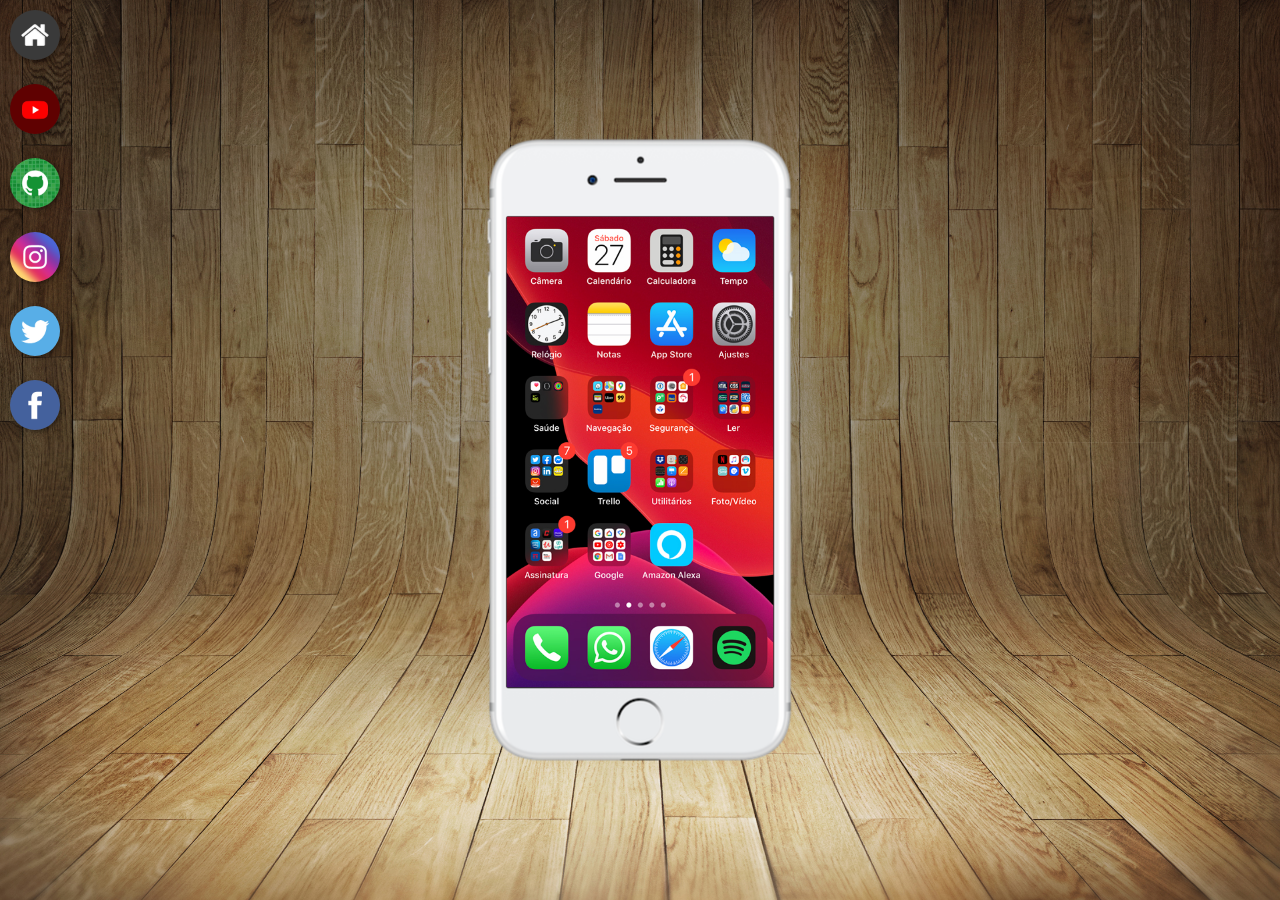
<file: index.html>
<!DOCTYPE html>
<html lang="pt-br">
<head>
    <meta charset="UTF-8">
    <meta name="viewport" content="width=device-width, initial-scale=1.0">
    <link rel="shortcut icon" href="pacote-d013/favicon.ico" type="image/x-icon">
    <link rel="stylesheet" href="estilos/style.css">
    <title>Projeto redes sociais</title>
</head>
<body>
    
    <main>
        <section id="telefone">
            <iframe src="home.html" name="tela" id="tela" frameborder="0">Seu navegador não é compativel com isso</iframe>
        </section>
        <section id="redes-sociais">
            <a href="home.html" target="tela"><img src="pacote-d013/imagens/logo-home.jpg" alt="Home"></a><br>
            <a href="youtube.html" target="tela"><img src="pacote-d013/imagens/logo-youtube.jpg" alt="YouTube"></a><br>
            <a href="guihub.html" target="tela"><img src="pacote-d013/imagens/logo-github.jpg" alt="GitHub"></a><br>
            <a href="instagram.html" target="tela"><img src="pacote-d013/imagens/logo-instagram.jpg" alt="Instagram"></a><br>
            <a href="twitter.html" target="tela"><img src="pacote-d013/imagens/logo-twitter.jpg" alt="Twitter"></a><br>
            <a href="facebook.html" target="tela"><img src="pacote-d013/imagens/logo-facebook.jpg" alt="logo-facebook"></a>
            


        </section>
    </main>

</body>
</html>
</file>
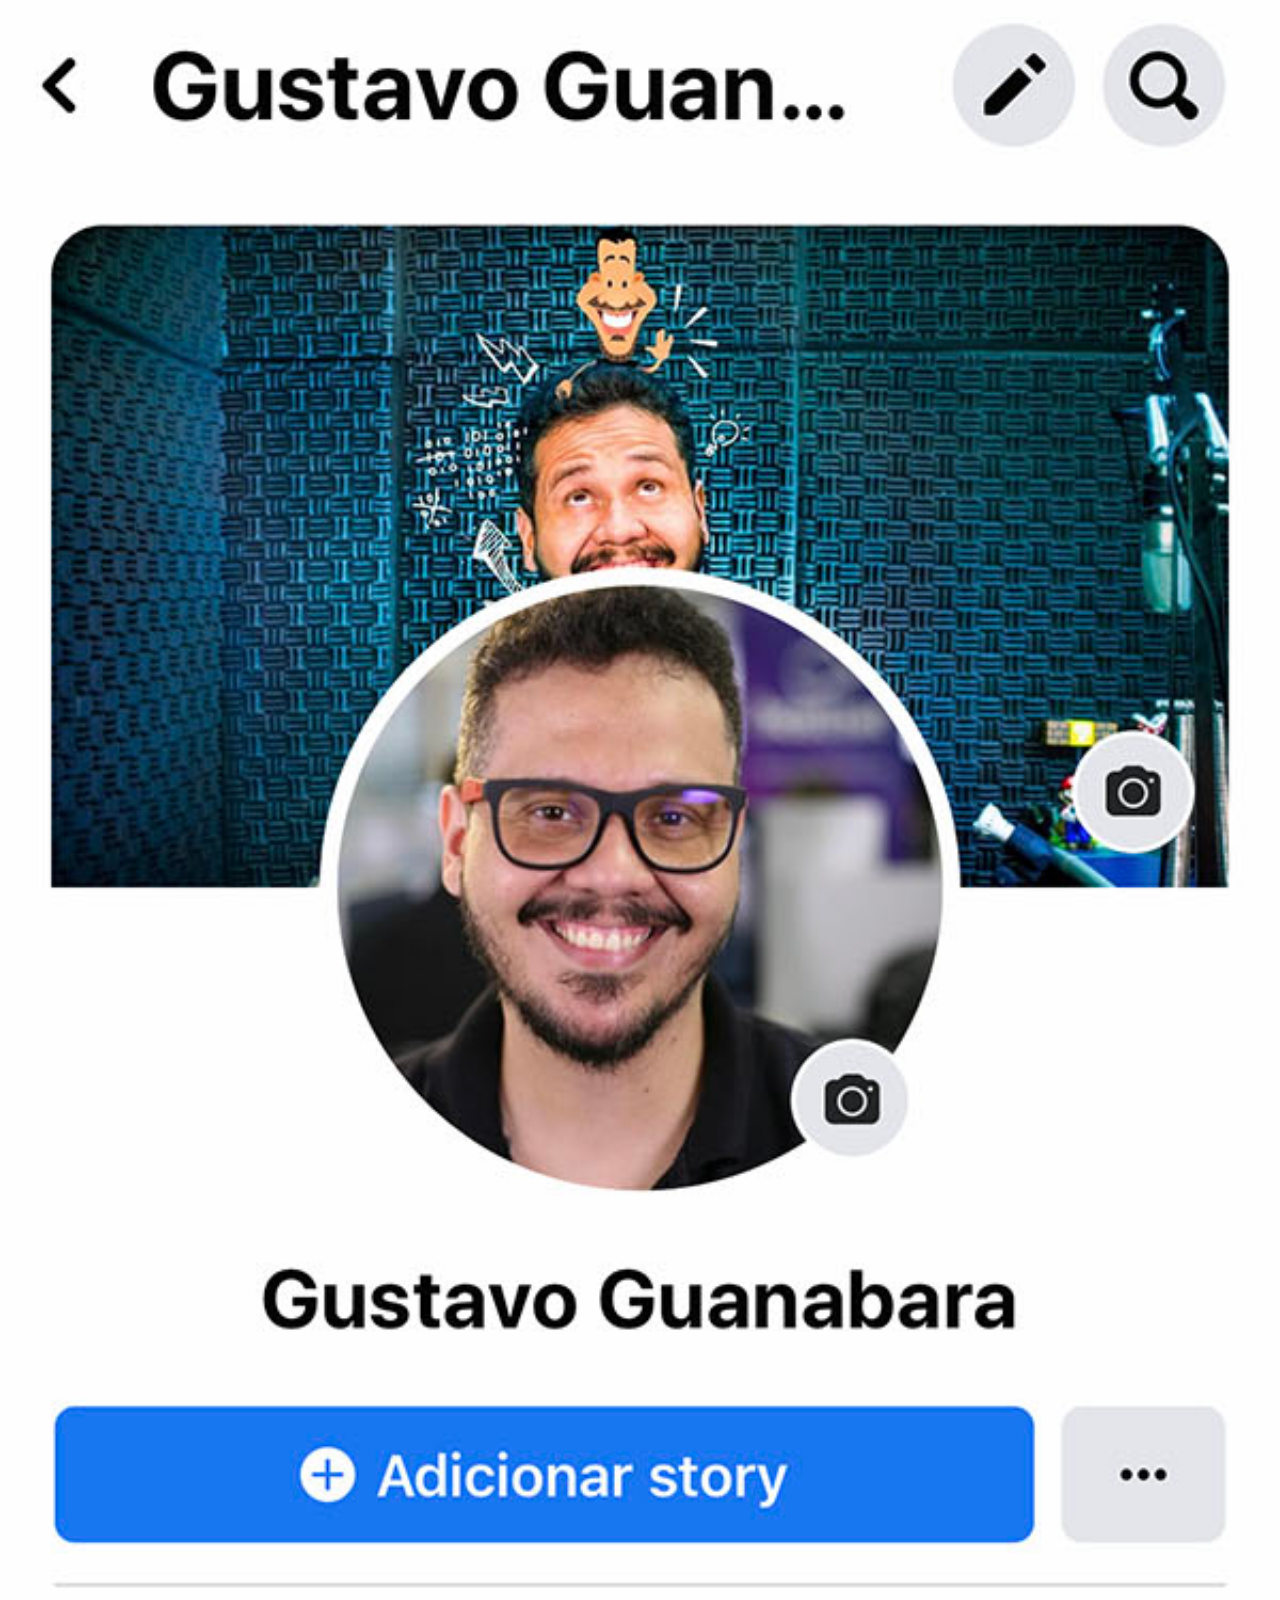
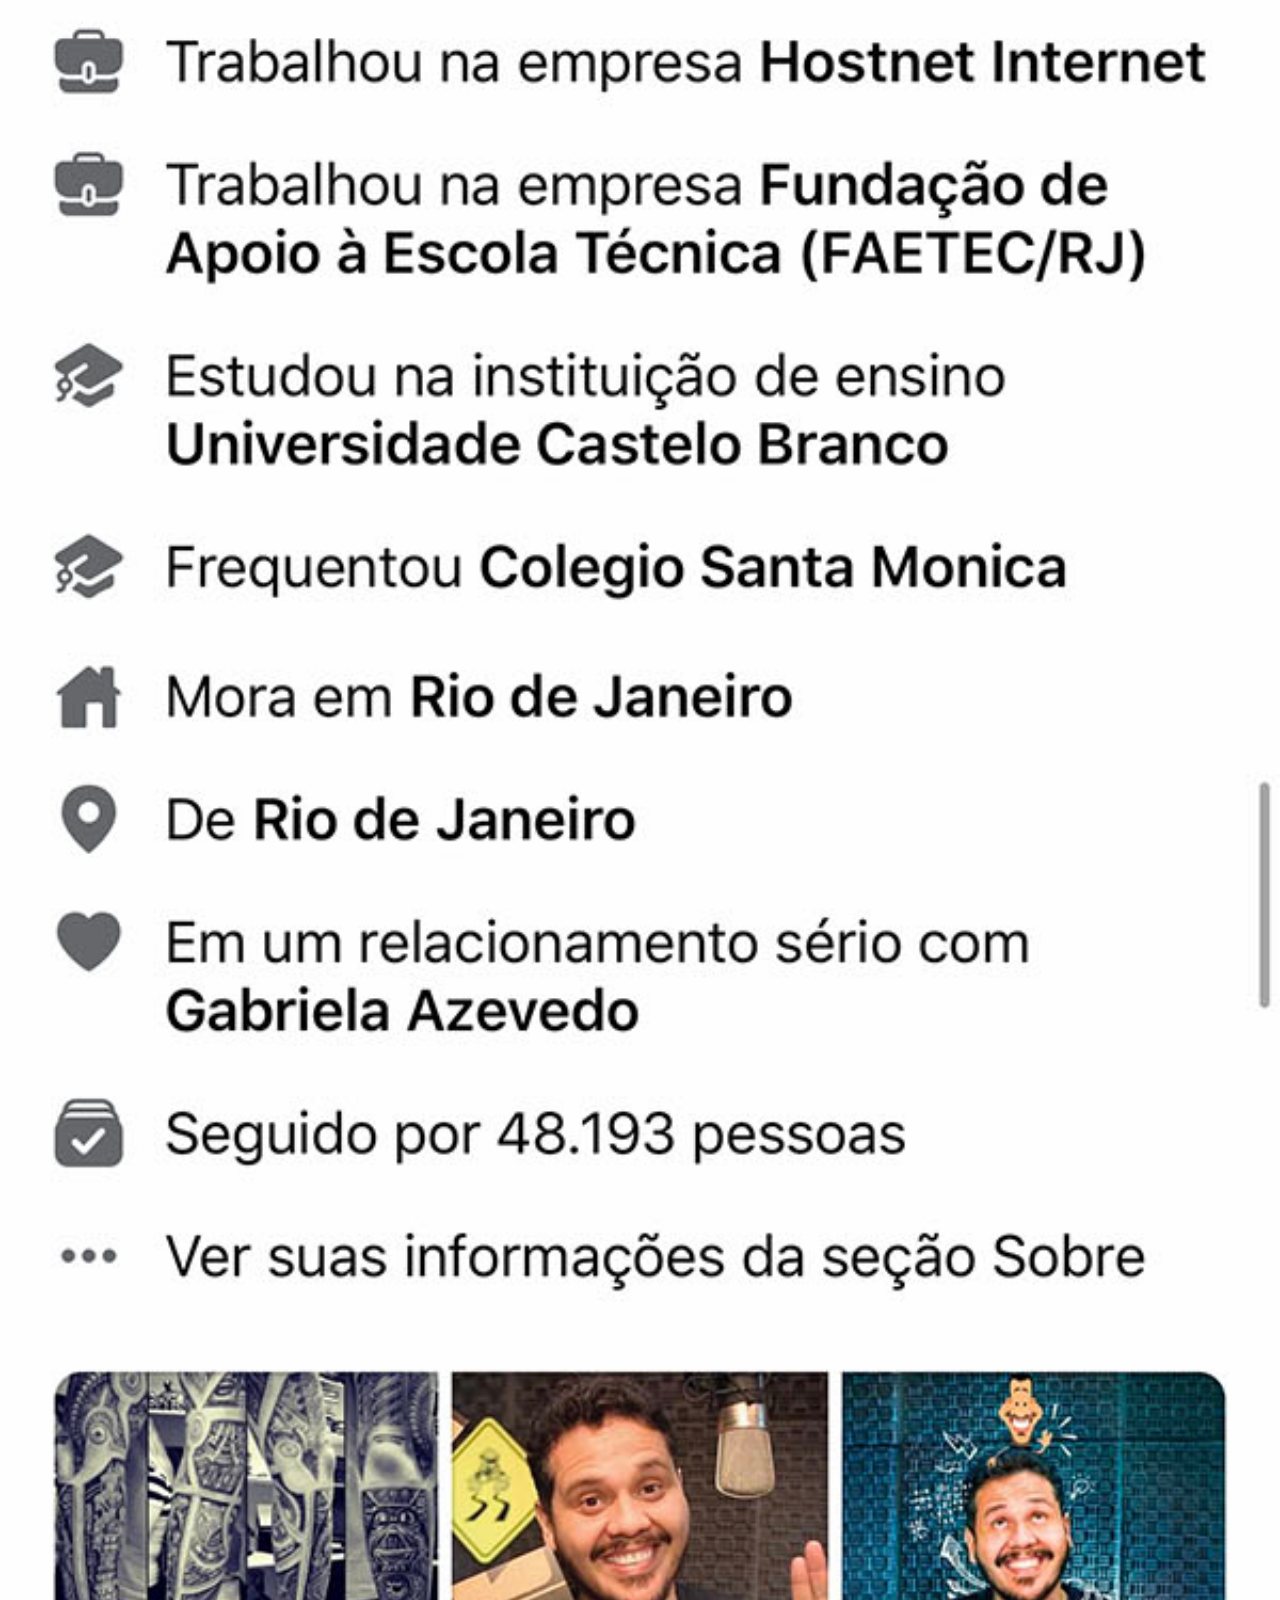
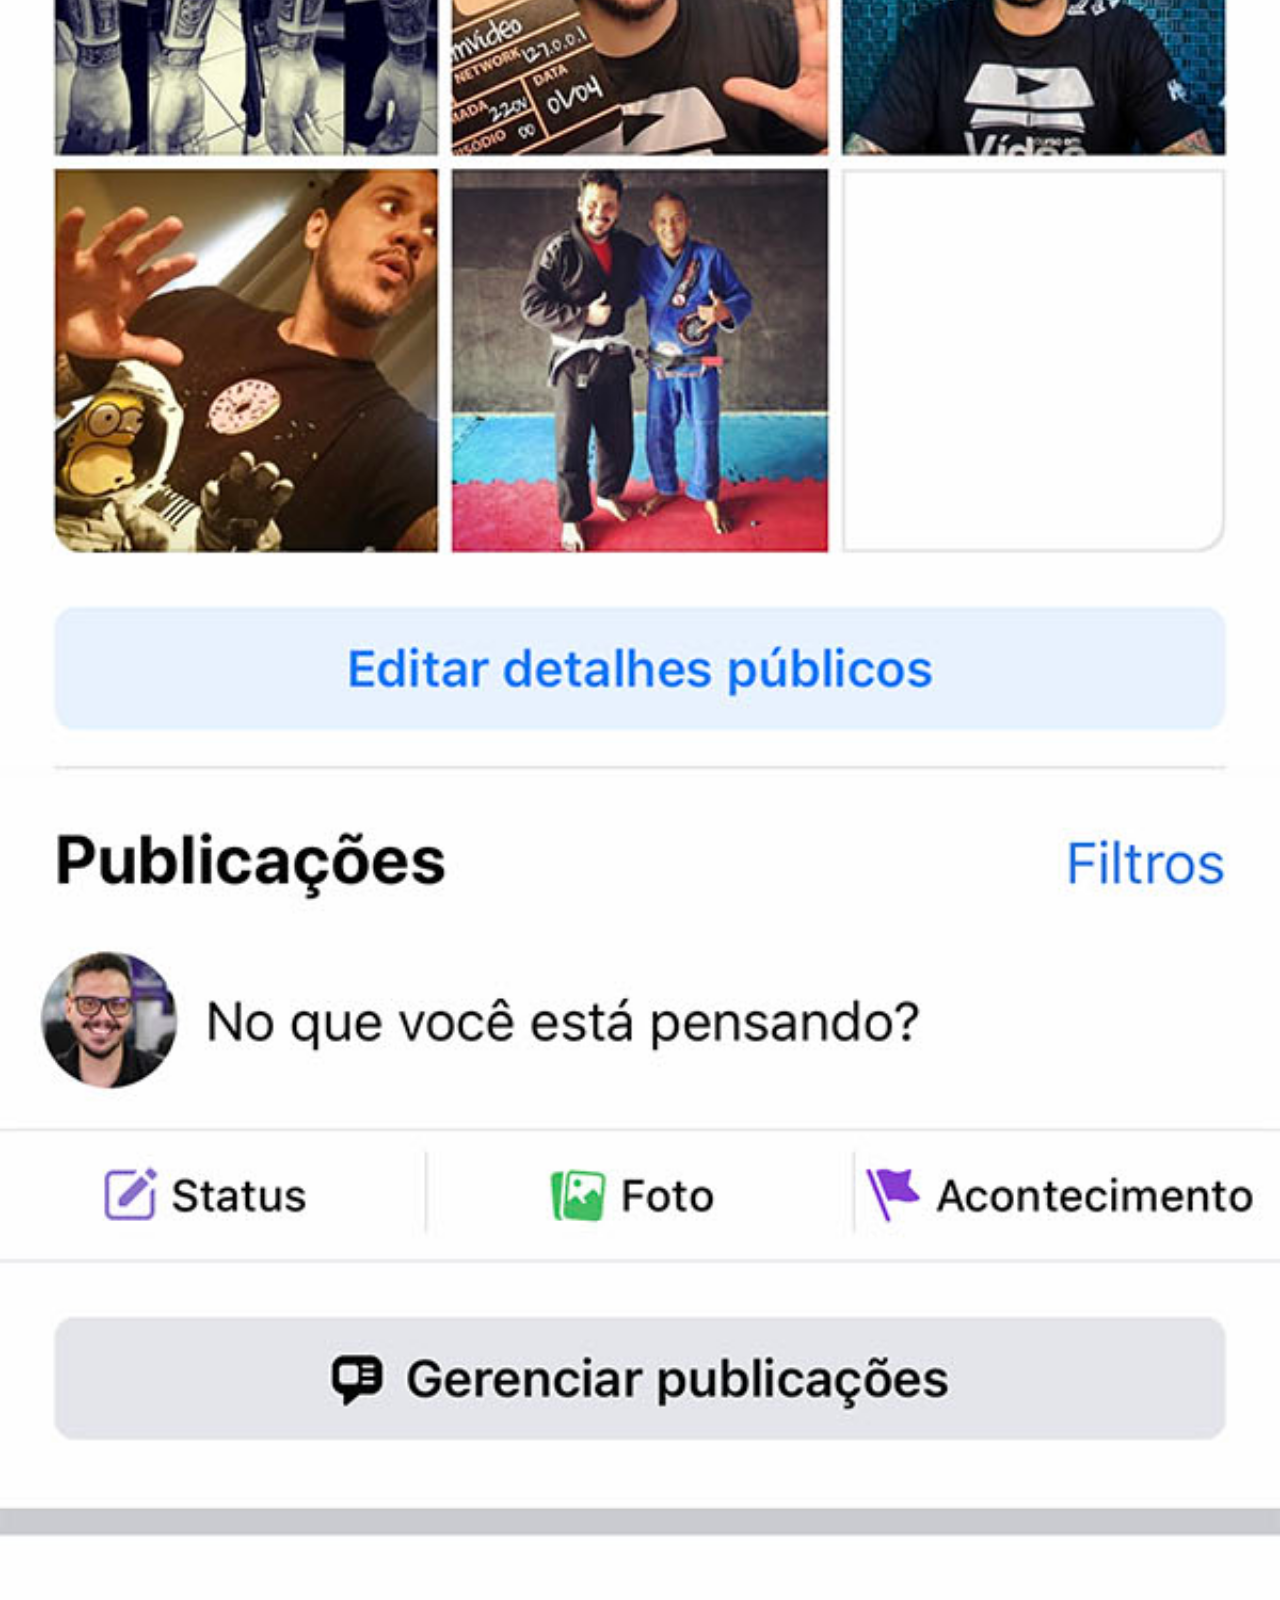
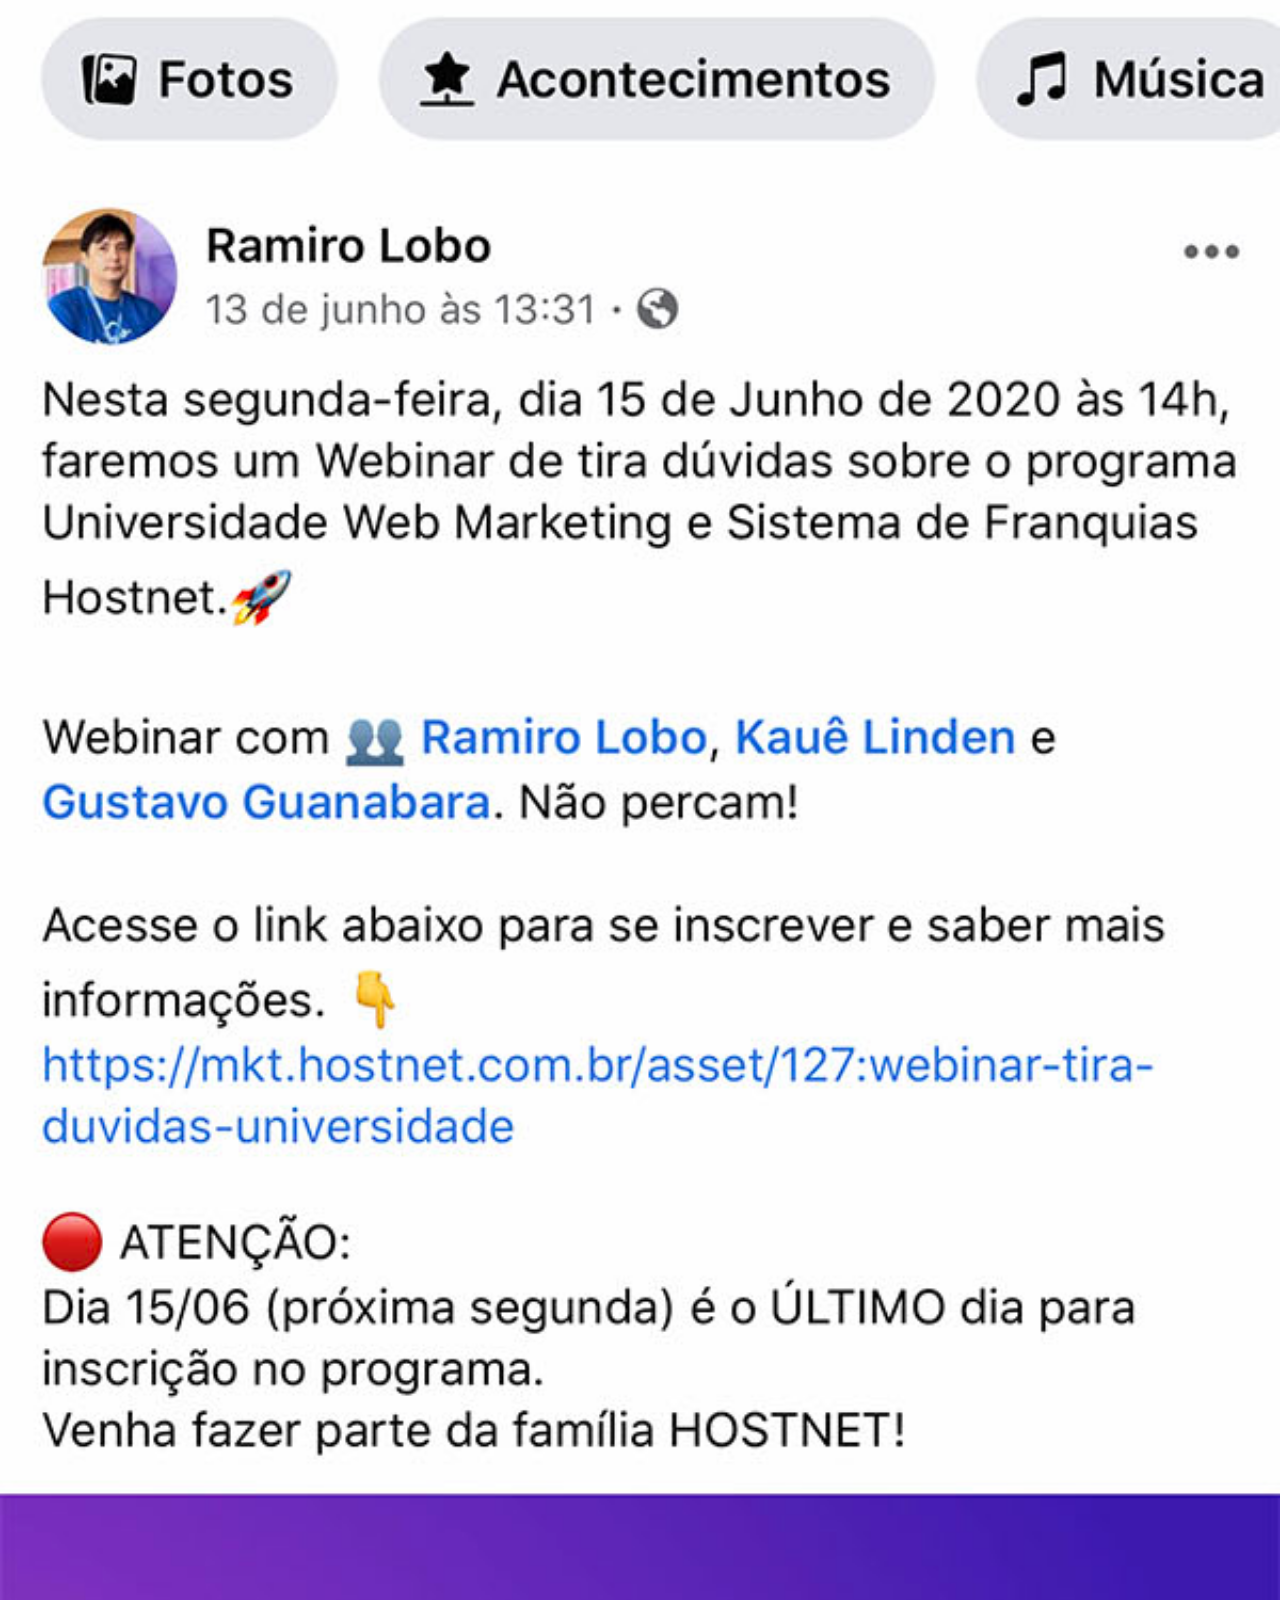
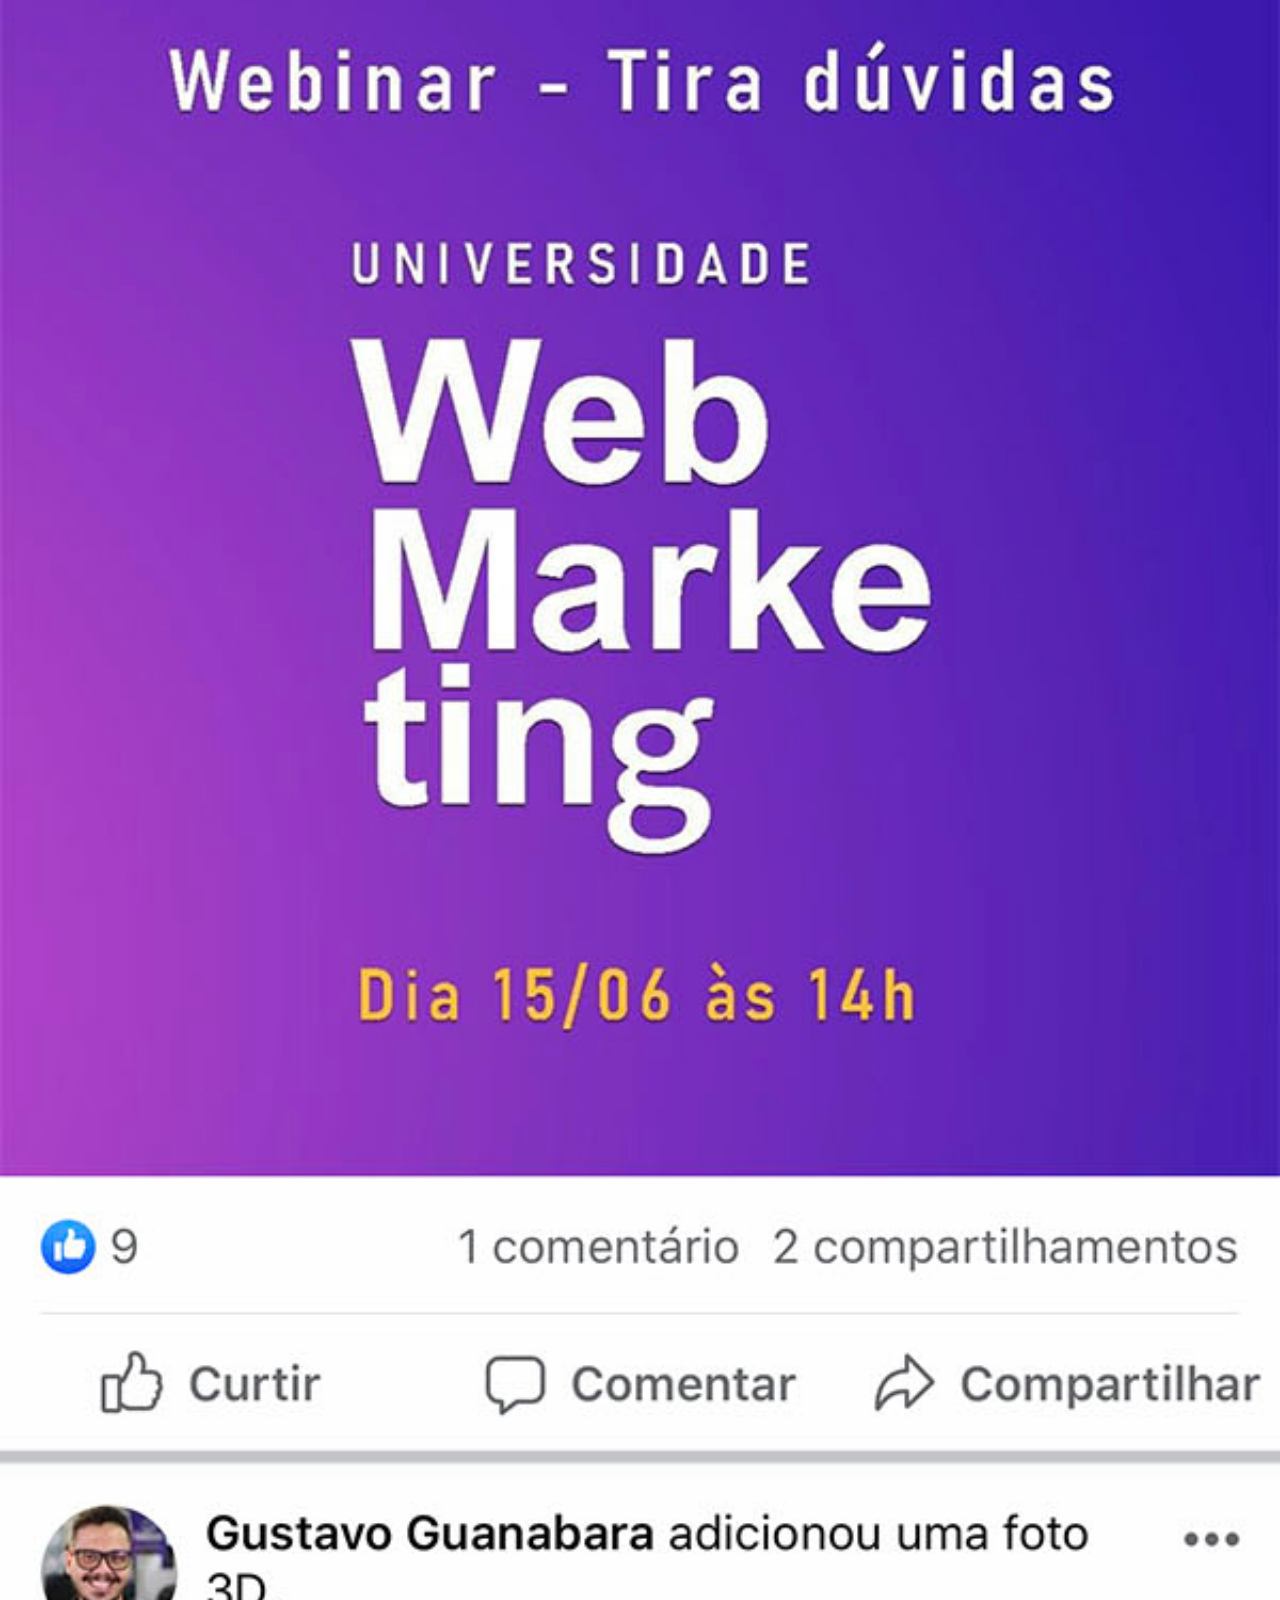
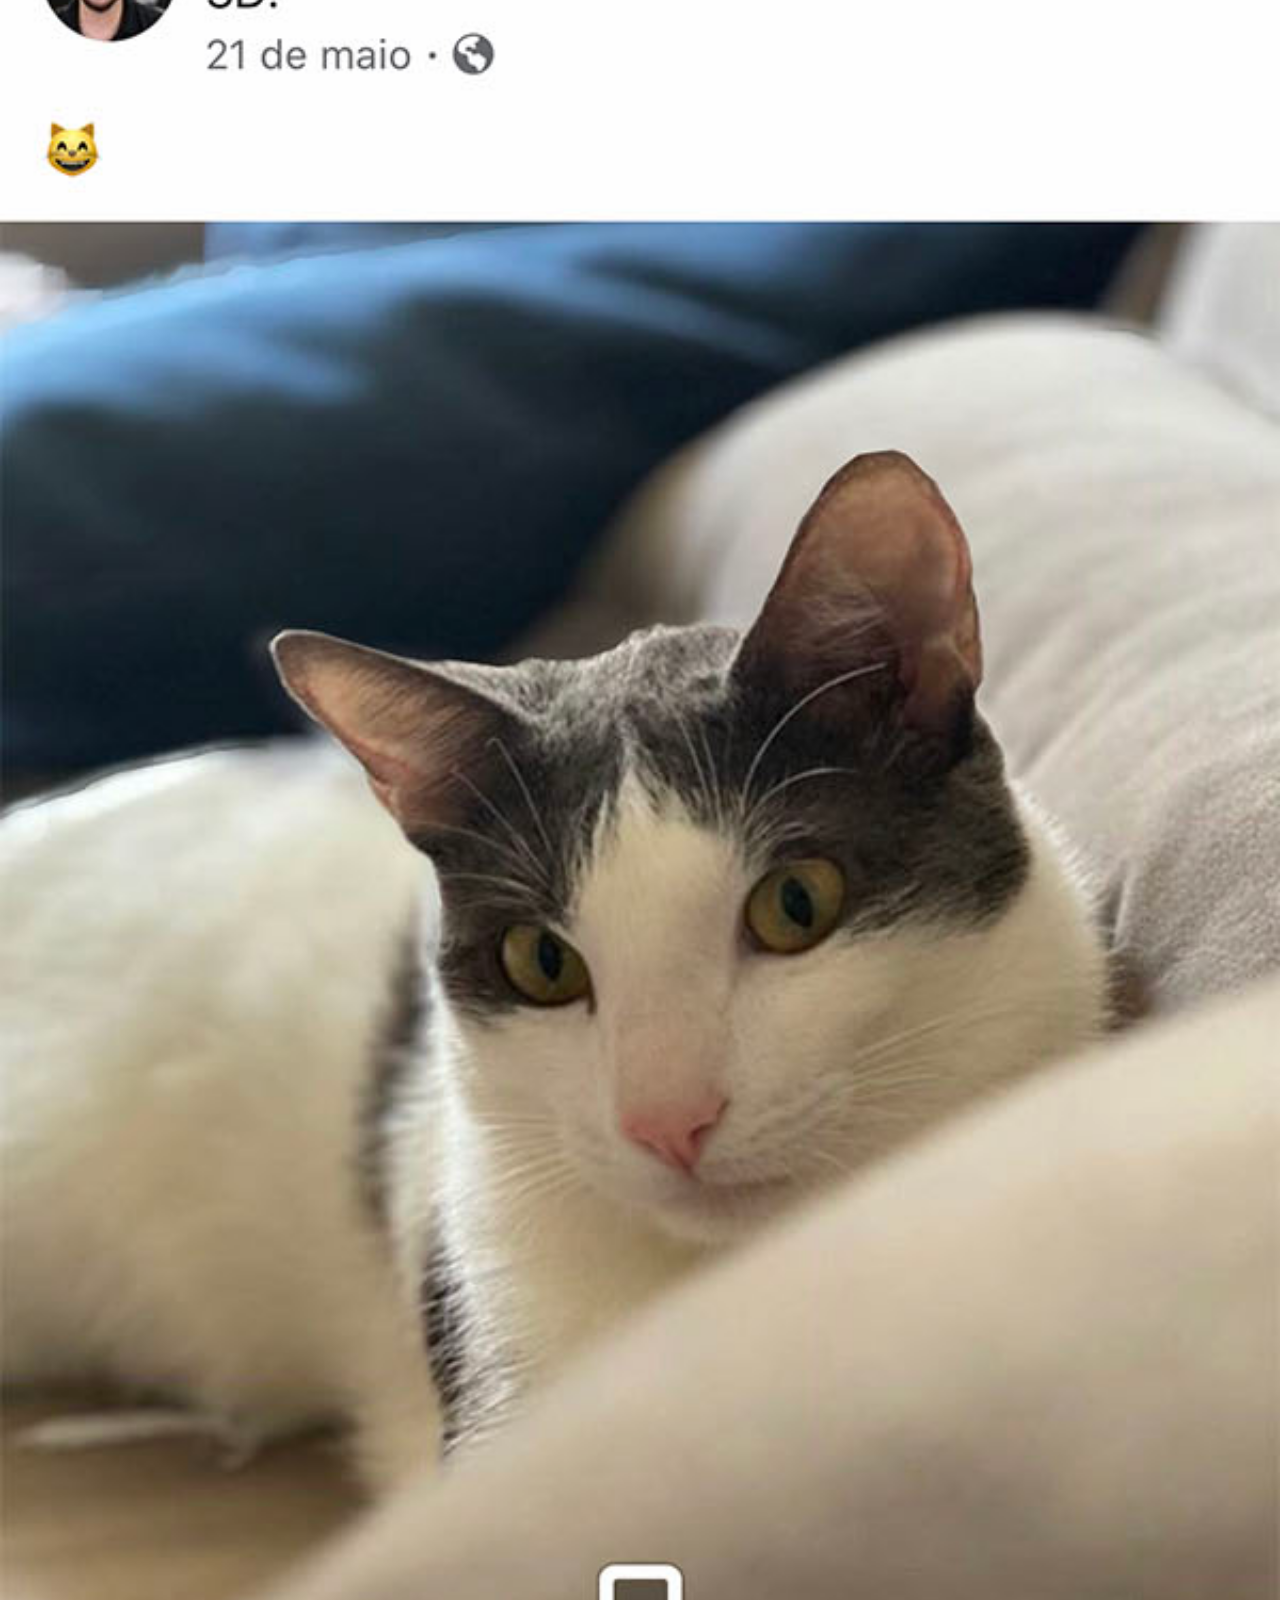
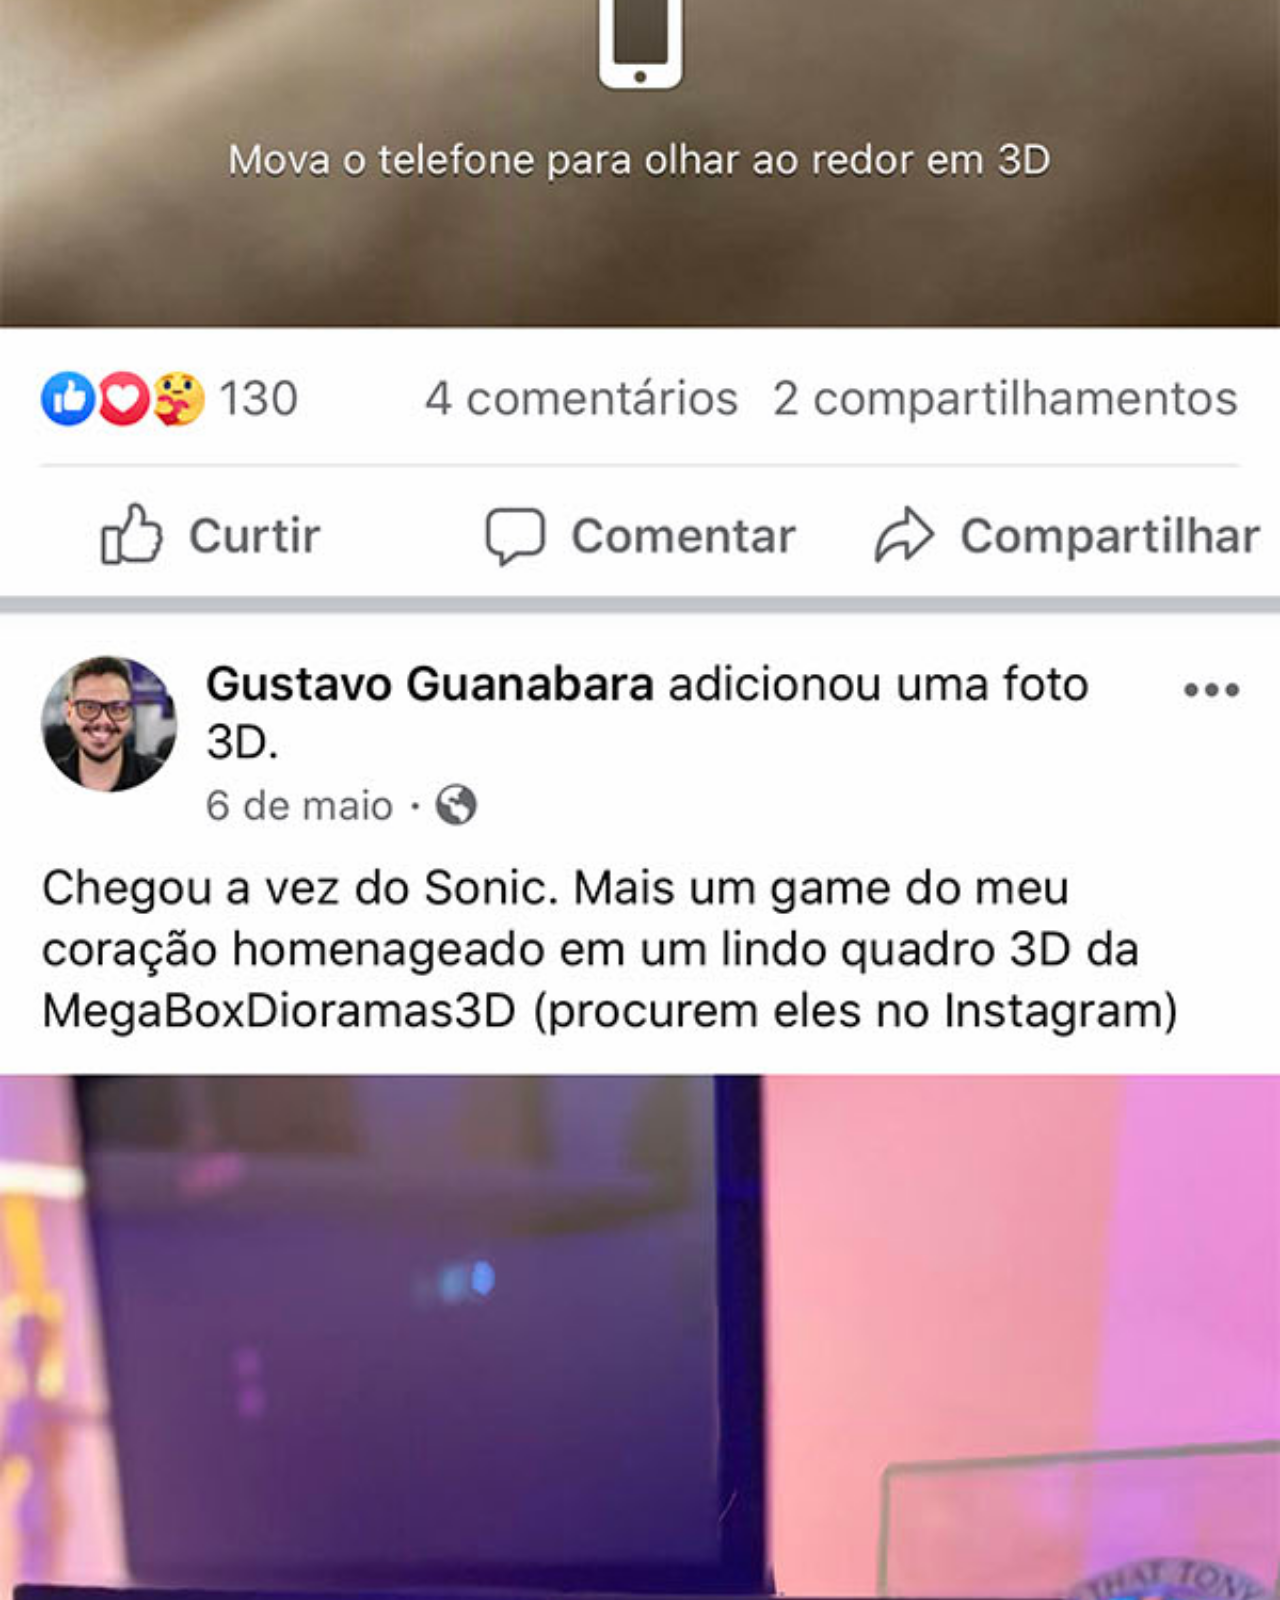
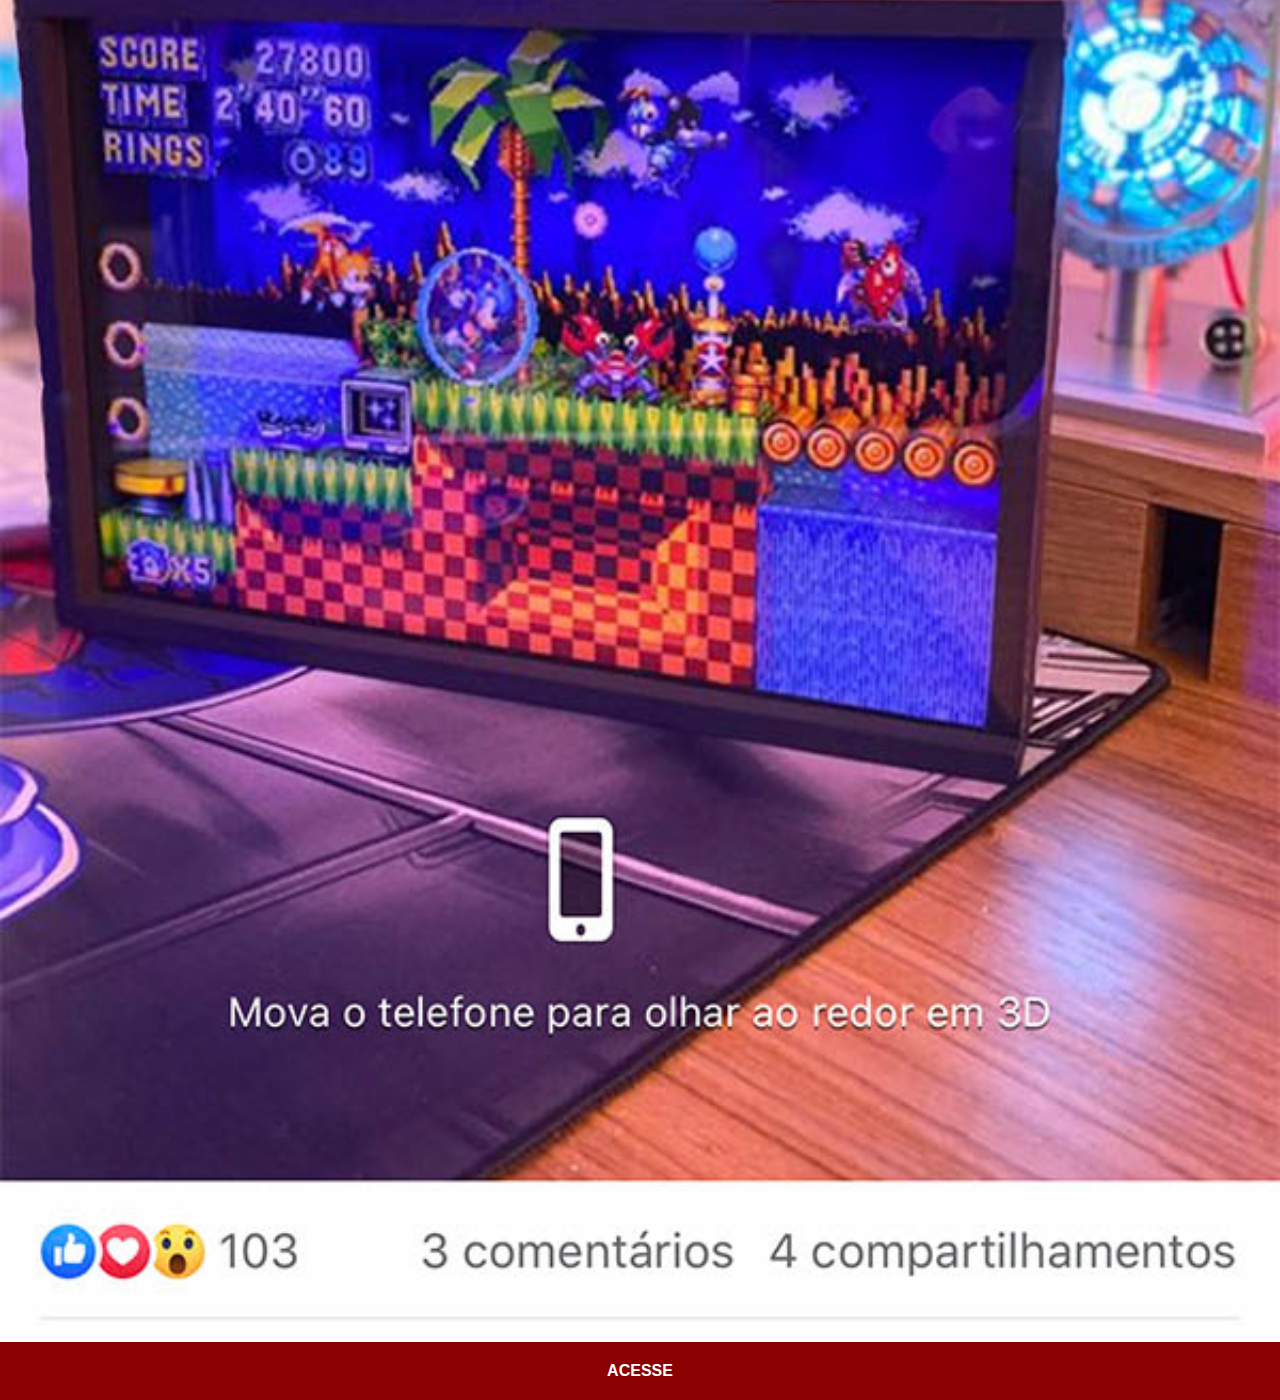
<file: facebook.html>
<!DOCTYPE html>
<html lang="pt-br">
<head>
    <meta charset="UTF-8">
    <meta name="viewport" content="width=device-width, initial-scale=1.0">
    <title>Favebook</title>
    <link rel="stylesheet" href="estilos/social.css">
</head>
<body>
    <img src="pacote-d013/imagens/tela-facebook.jpg" alt="logo-facebook">
    <a href="https://www.facebook.com/gustavoguanabara/" target="_blank">ACESSE</a>
</body>
</html>
</file>
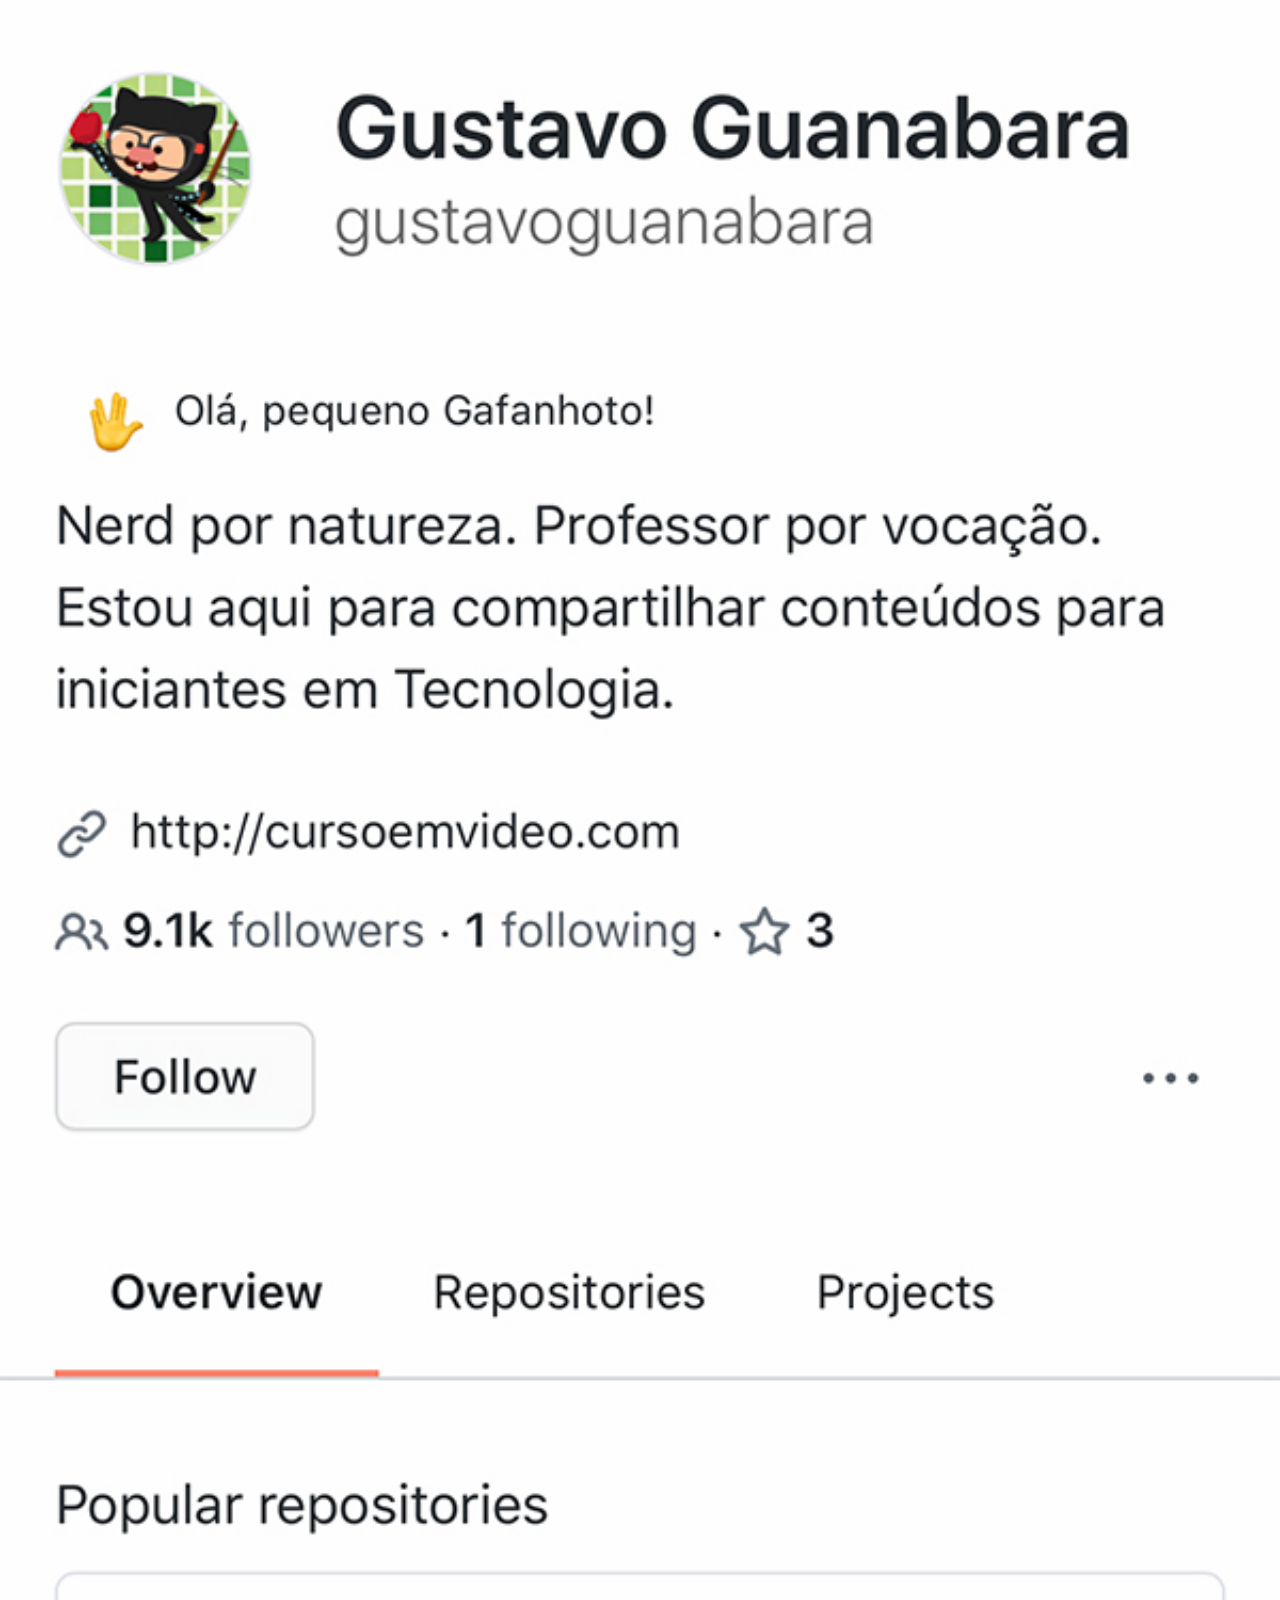
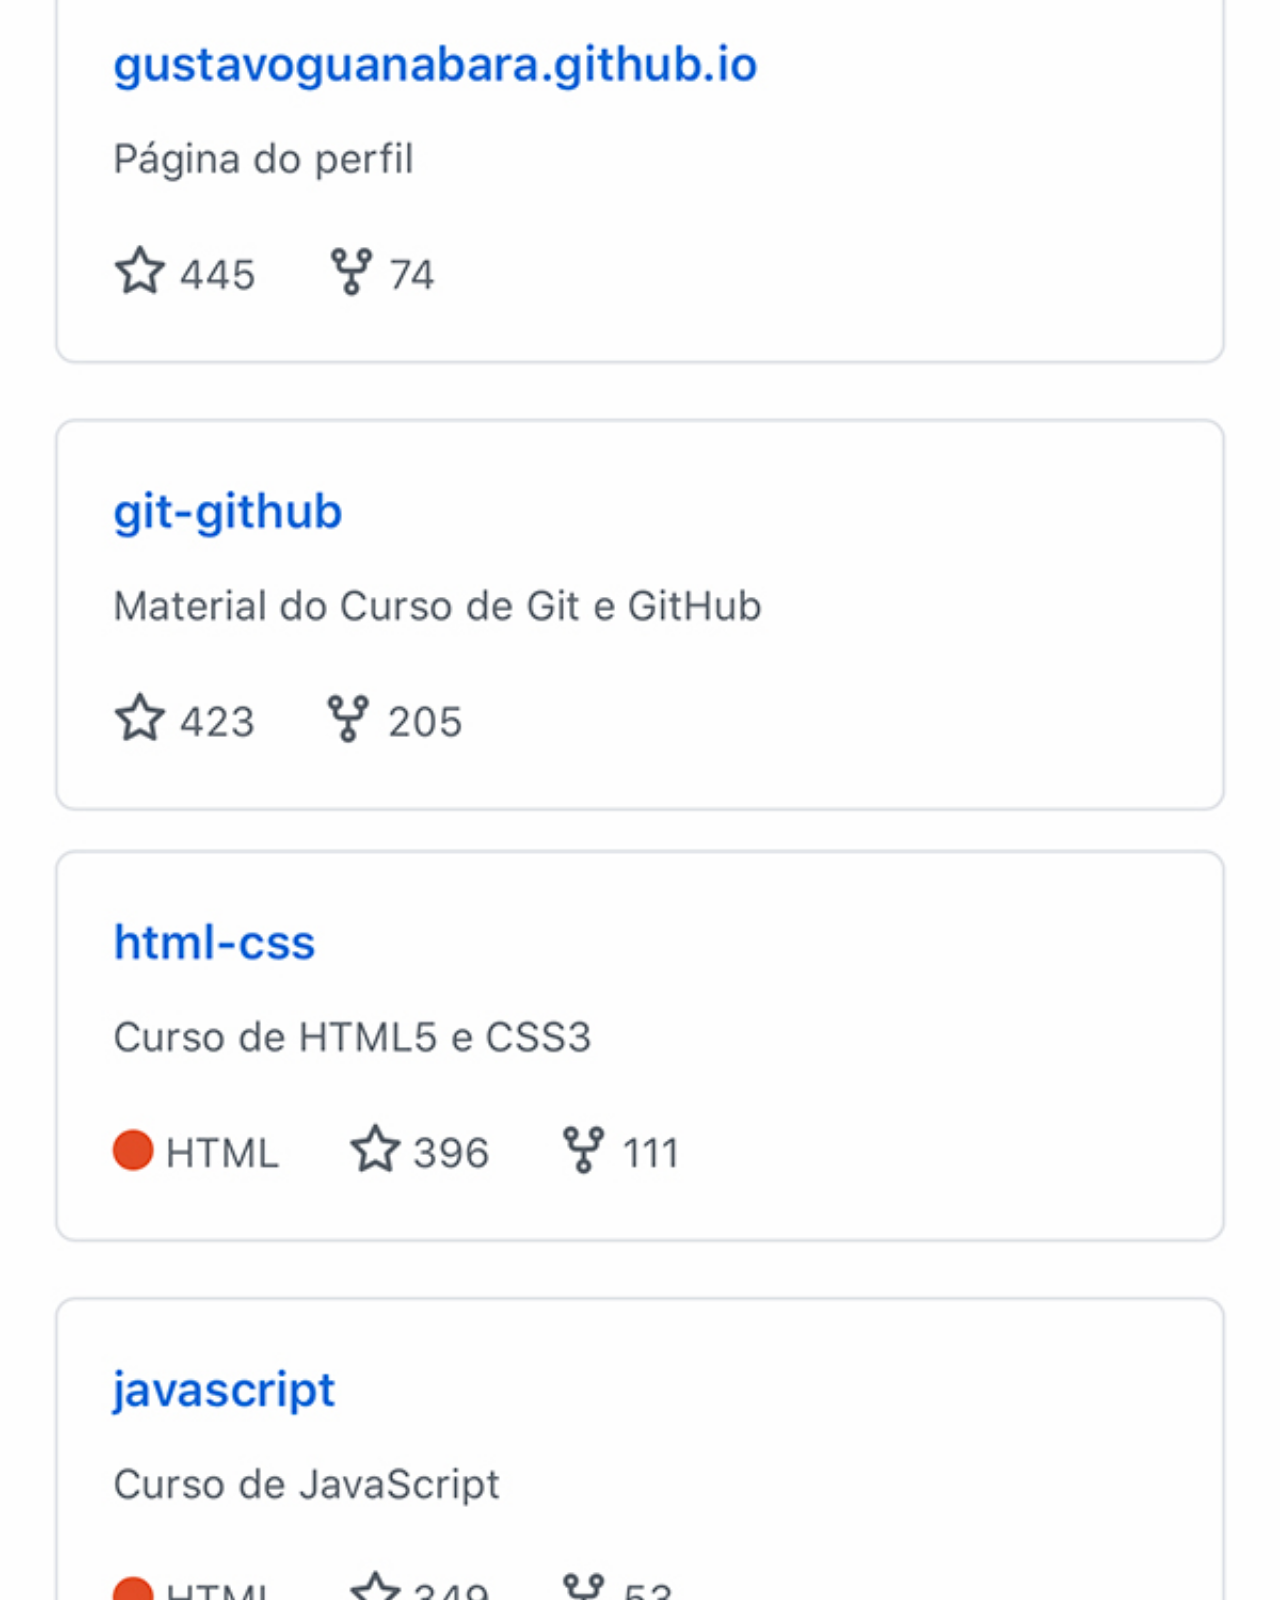
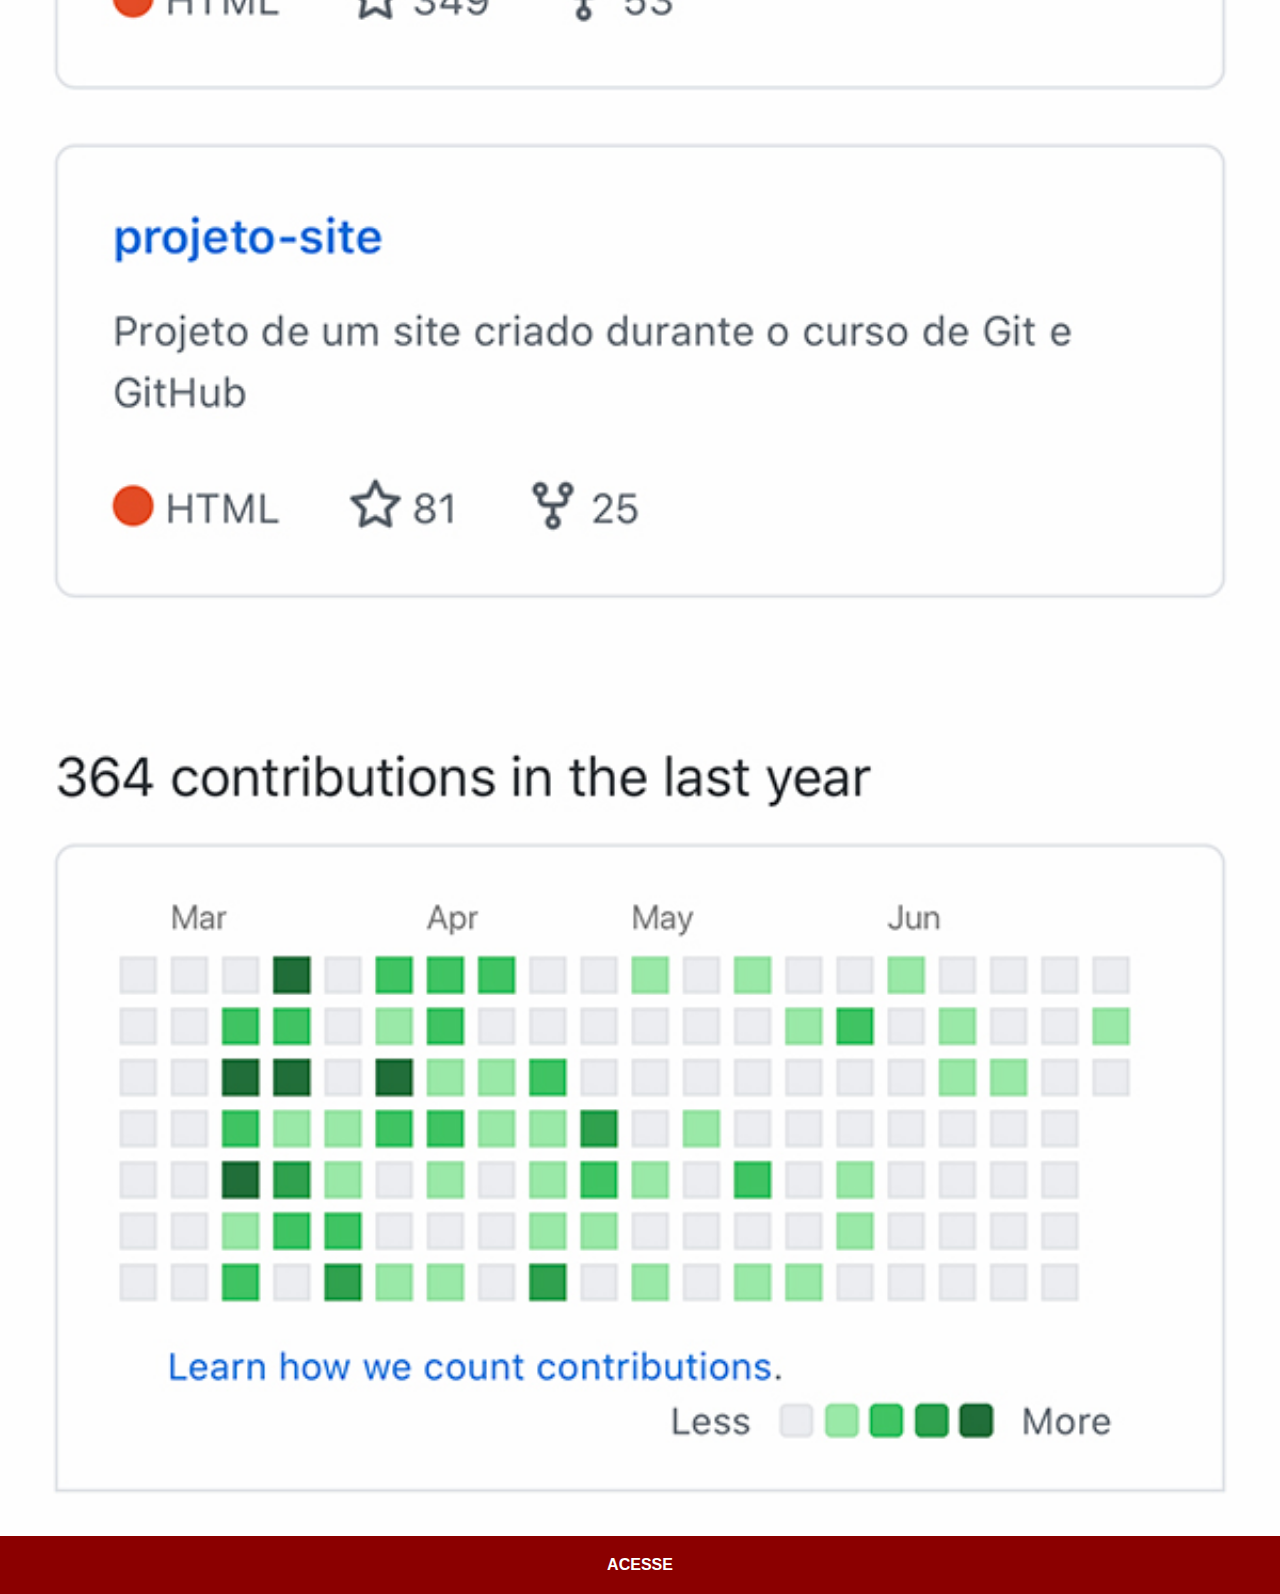
<file: guihub.html>
<!DOCTYPE html>
<html lang="pt-br">
<head>
    <meta charset="UTF-8">
    <meta name="viewport" content="width=device-width, initial-scale=1.0">
    <title>GuiHub</title>
    <link rel="stylesheet" href="estilos/social.css">
</head>
<body>
    <img src="pacote-d013/imagens/tela-github.jpg" alt="GuiHub">
    <a href="https://github.com/gustavoguanabara" target="_blank">ACESSE</a>
</body>
</html>
</file>
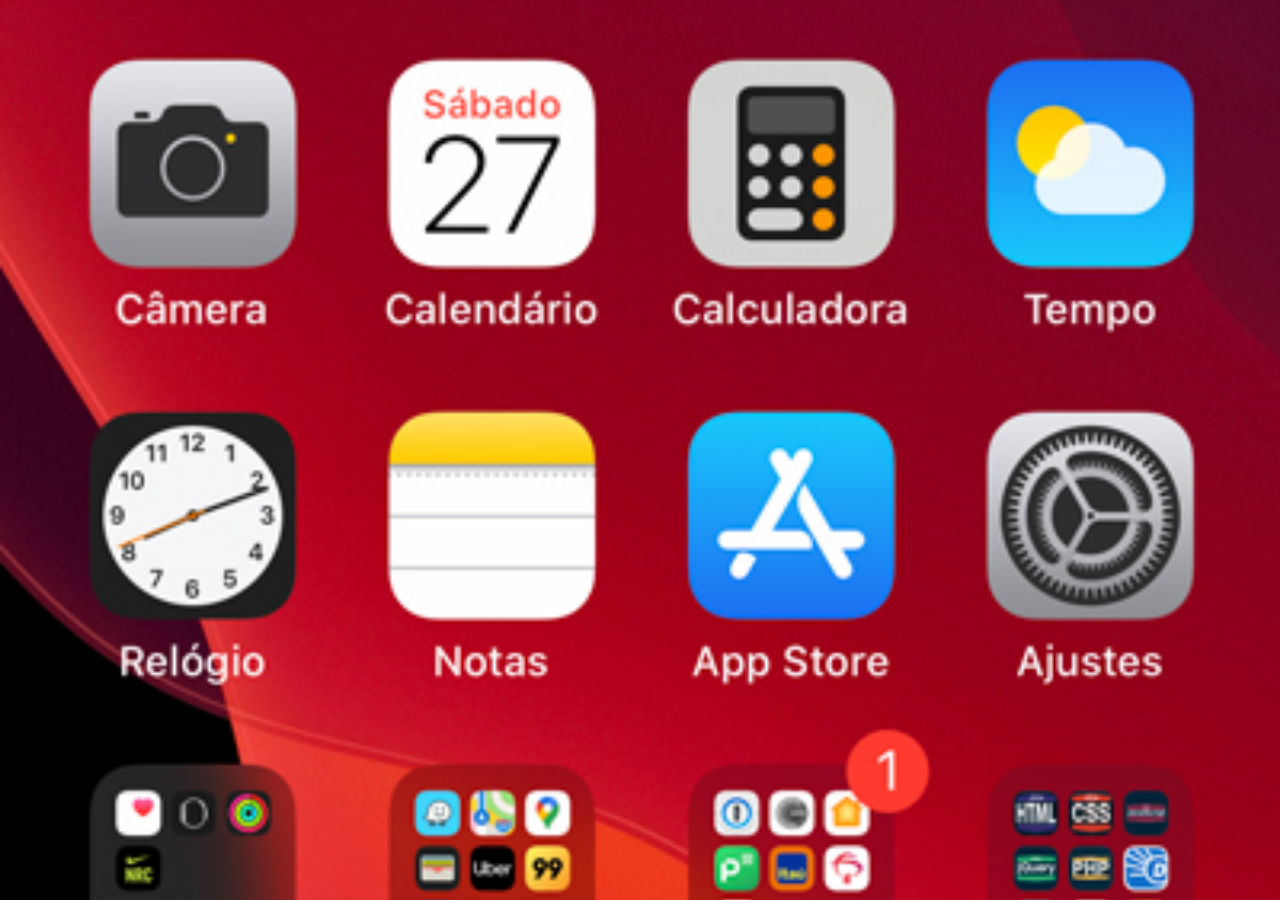
<file: home.html>
<!DOCTYPE html>
<html lang="pt-br">
<head>
    <meta charset="UTF-8">
    <meta name="viewport" content="width=device-width, initial-scale=1.0">
    <title>Home</title>
</head>
<style>
    * {
        margin: 0px;
        padding: 0px;
    }

    body {
        width: 100vw;
        height: 100vh;
        background: black url(pacote-d013/imagens/home.jpg) no-repeat top center;
        background-size: cover;
    }
    
</style>
<body>
    
</body>
</html>
</file>
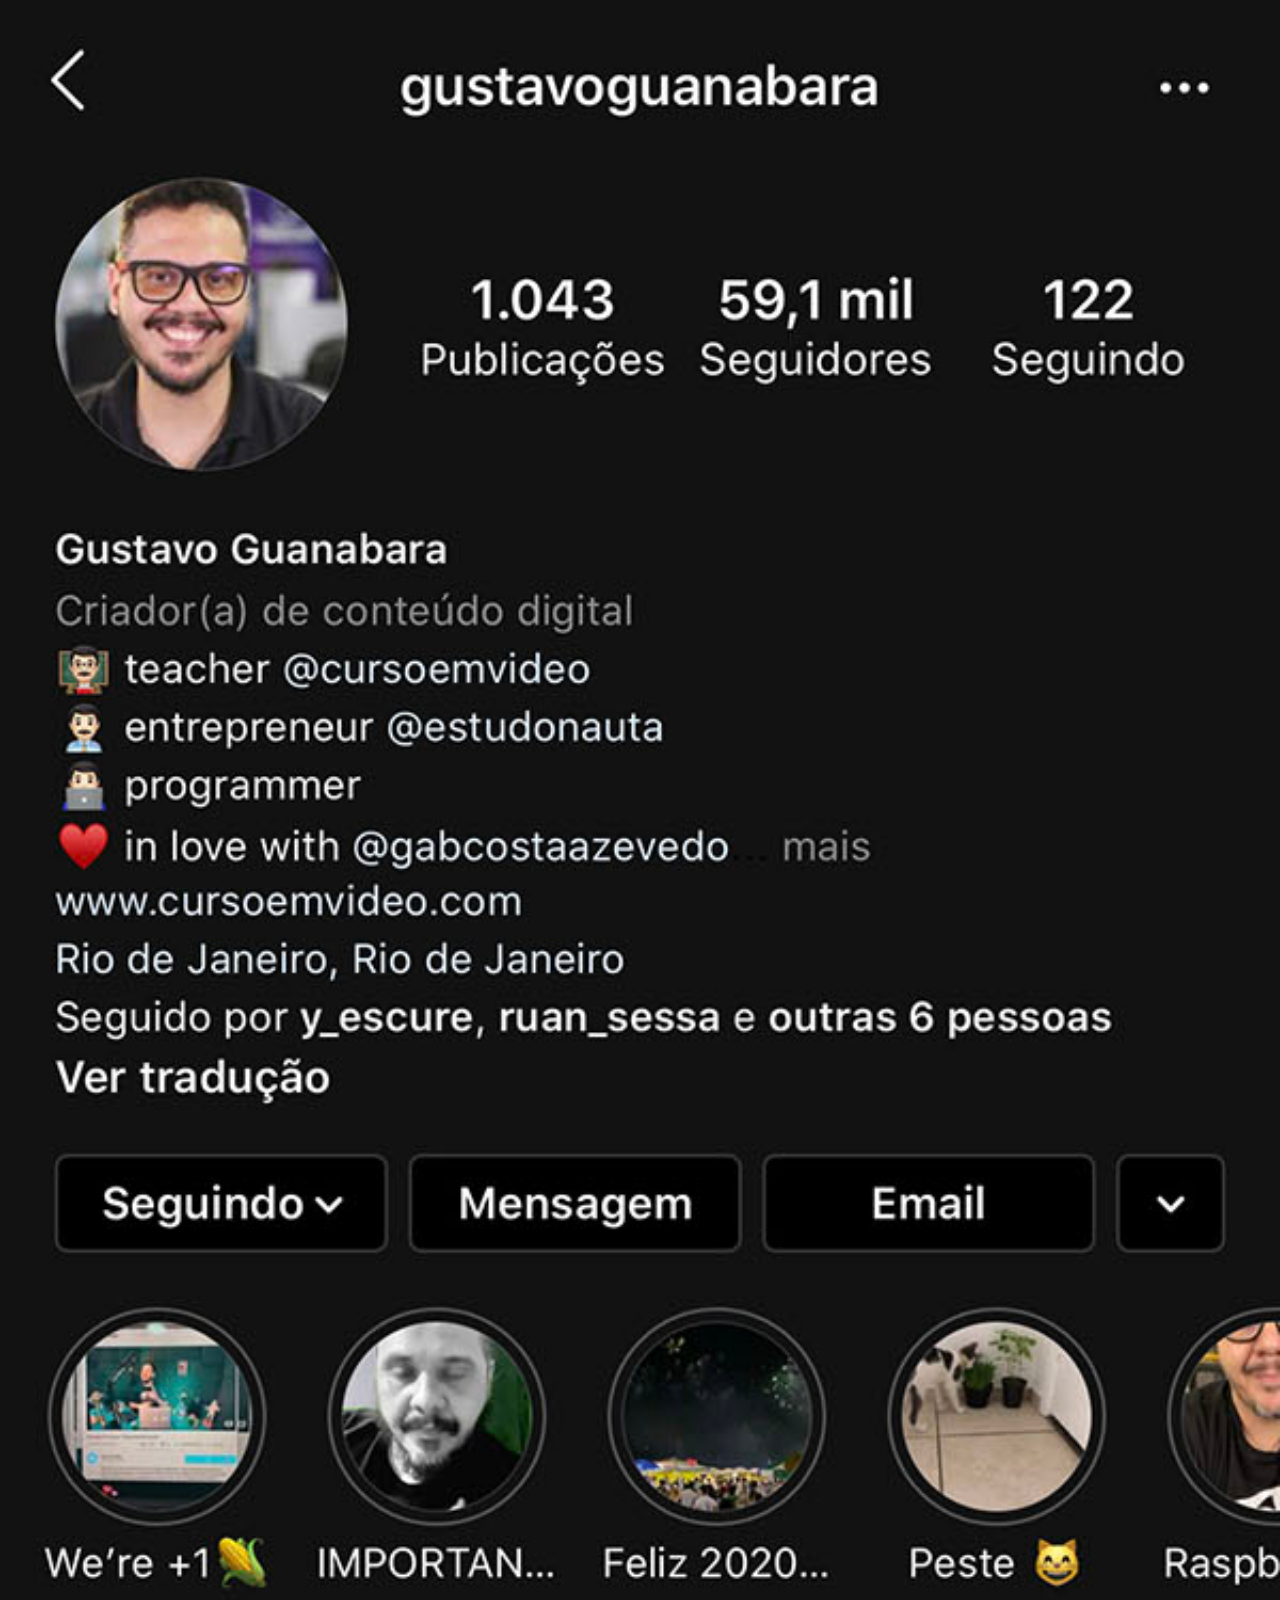
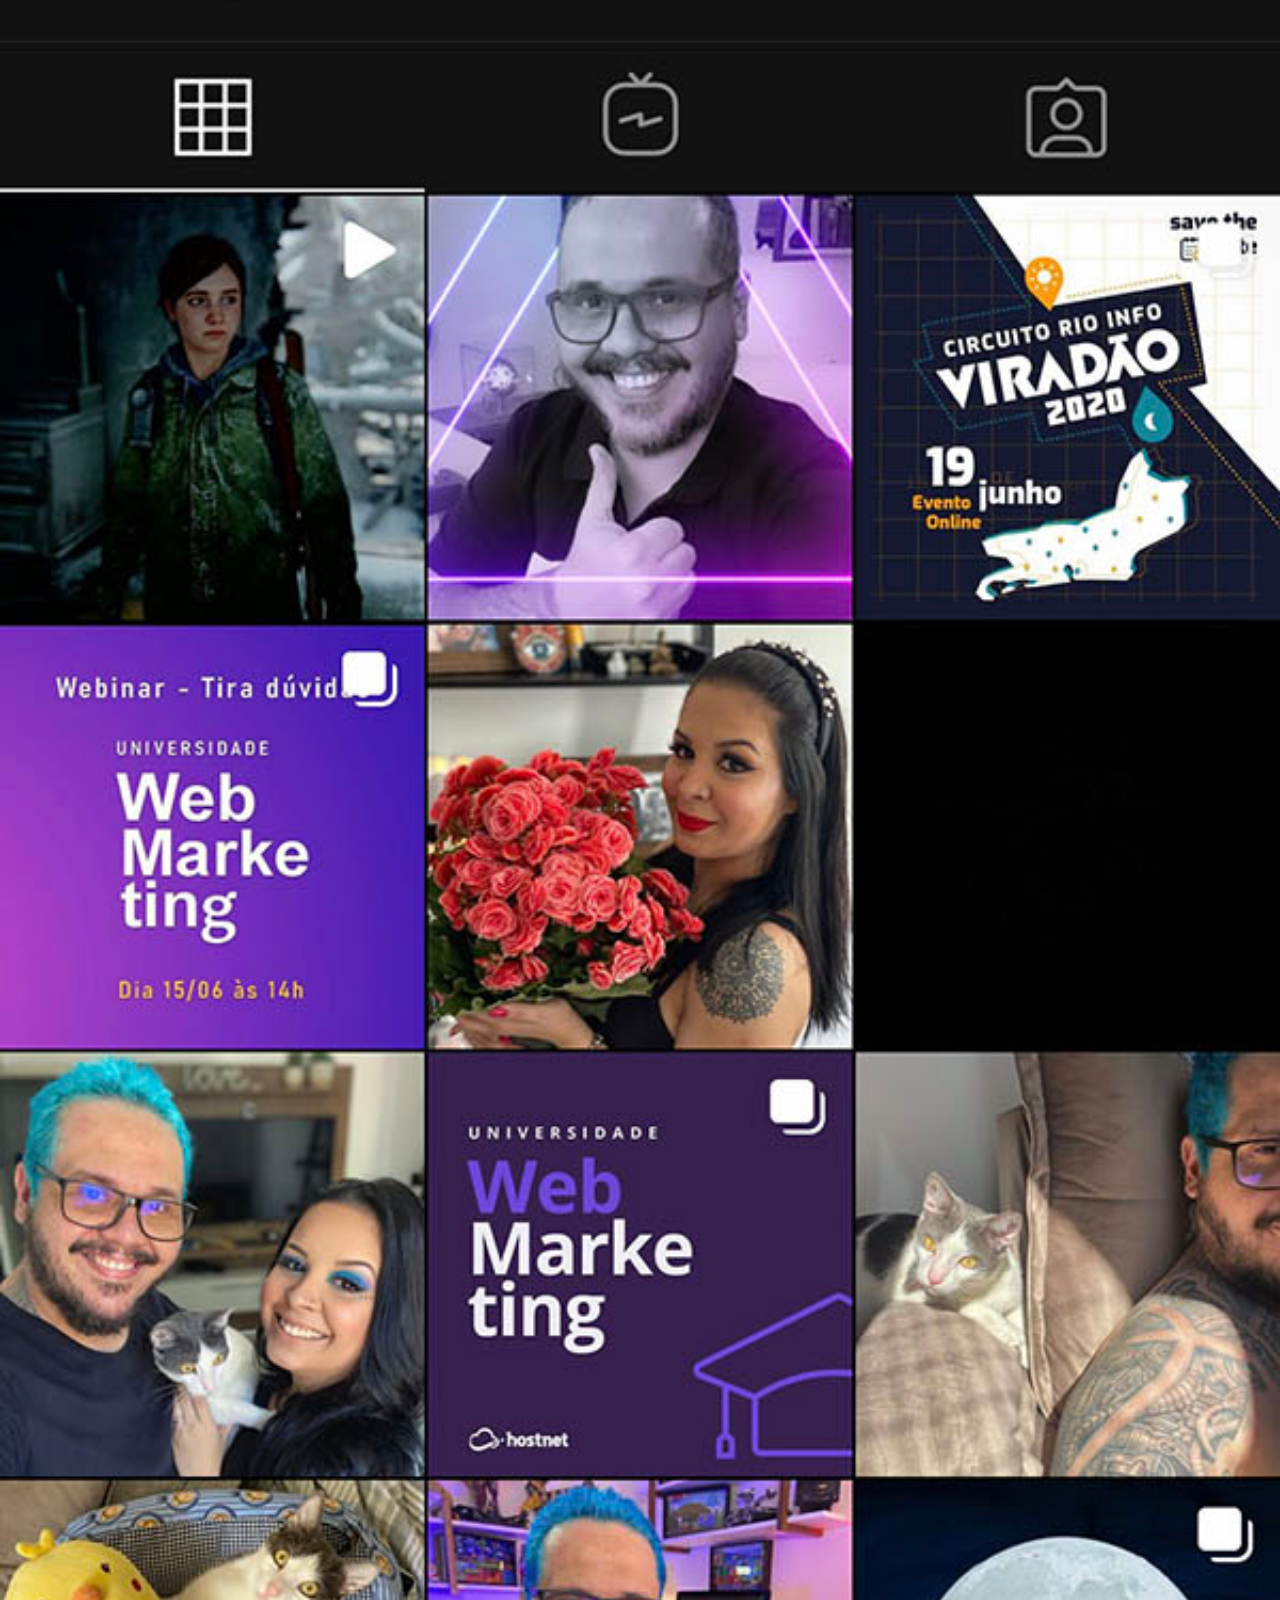
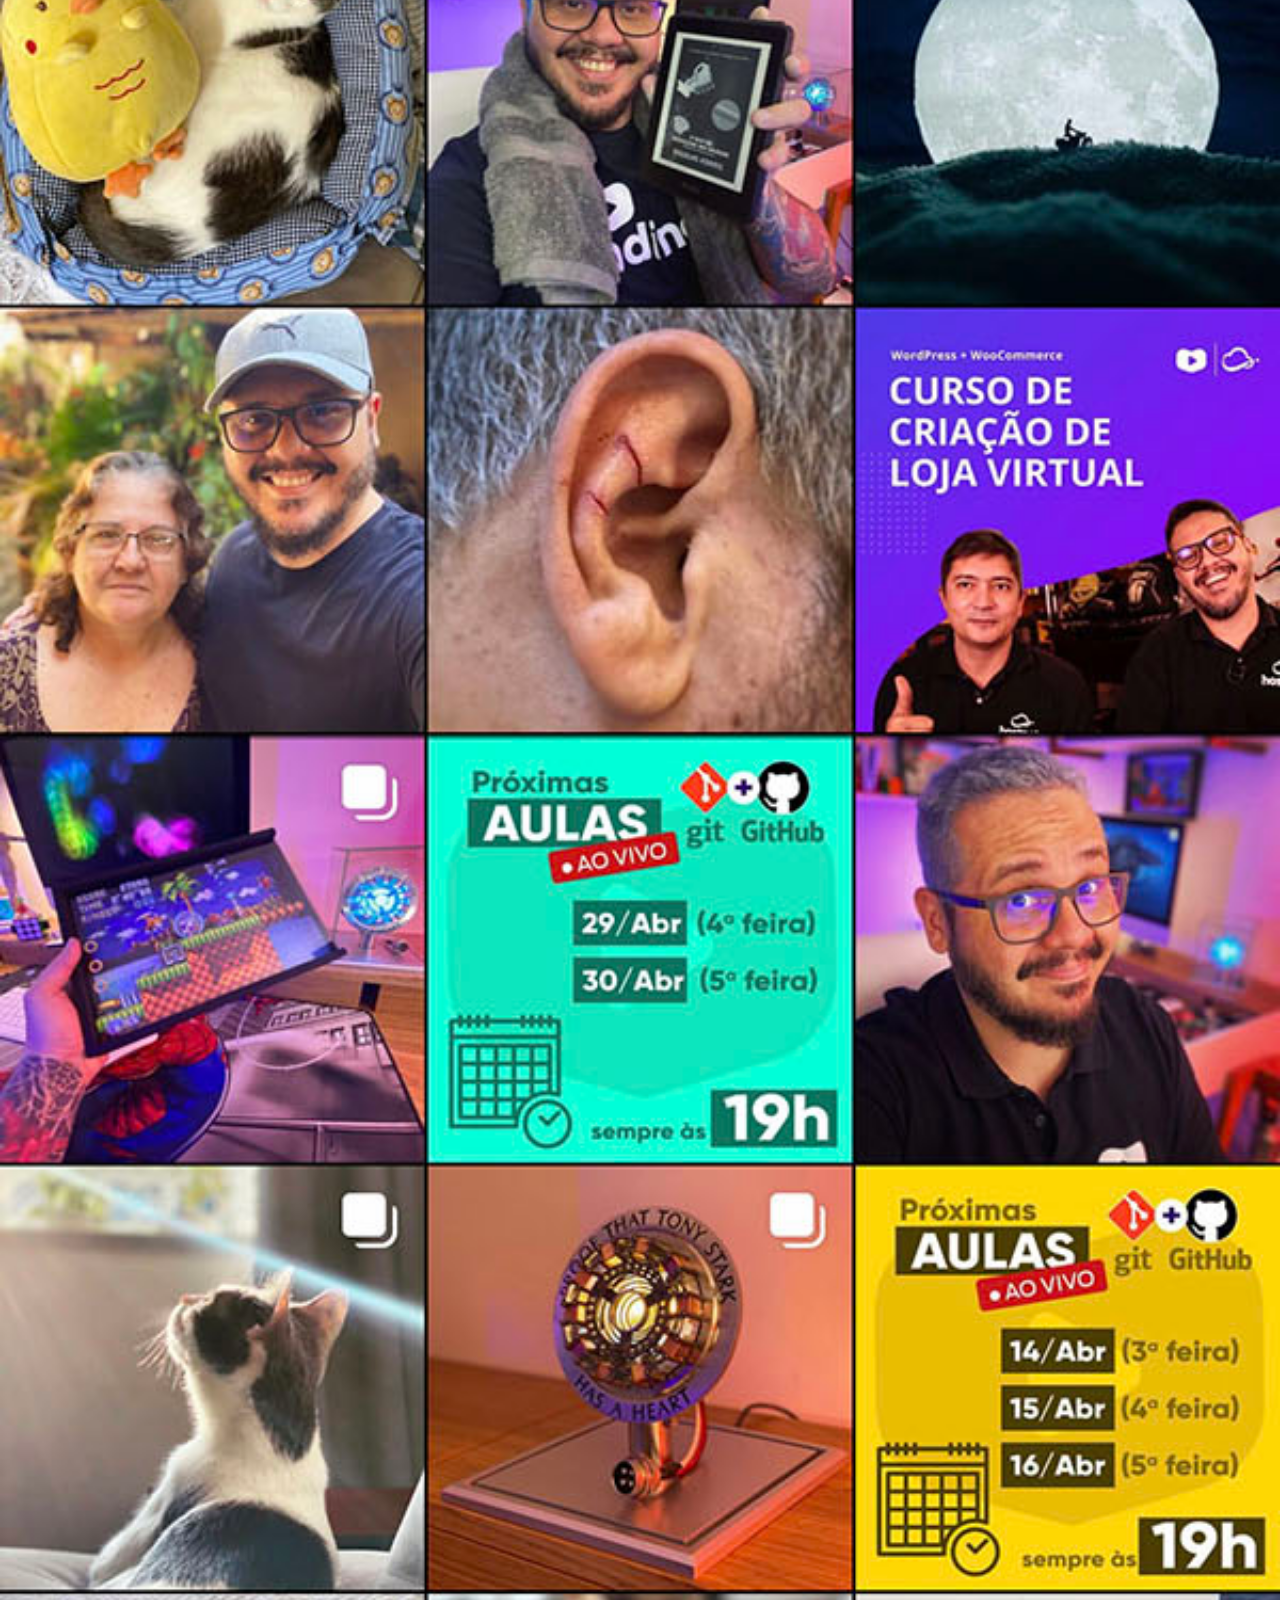
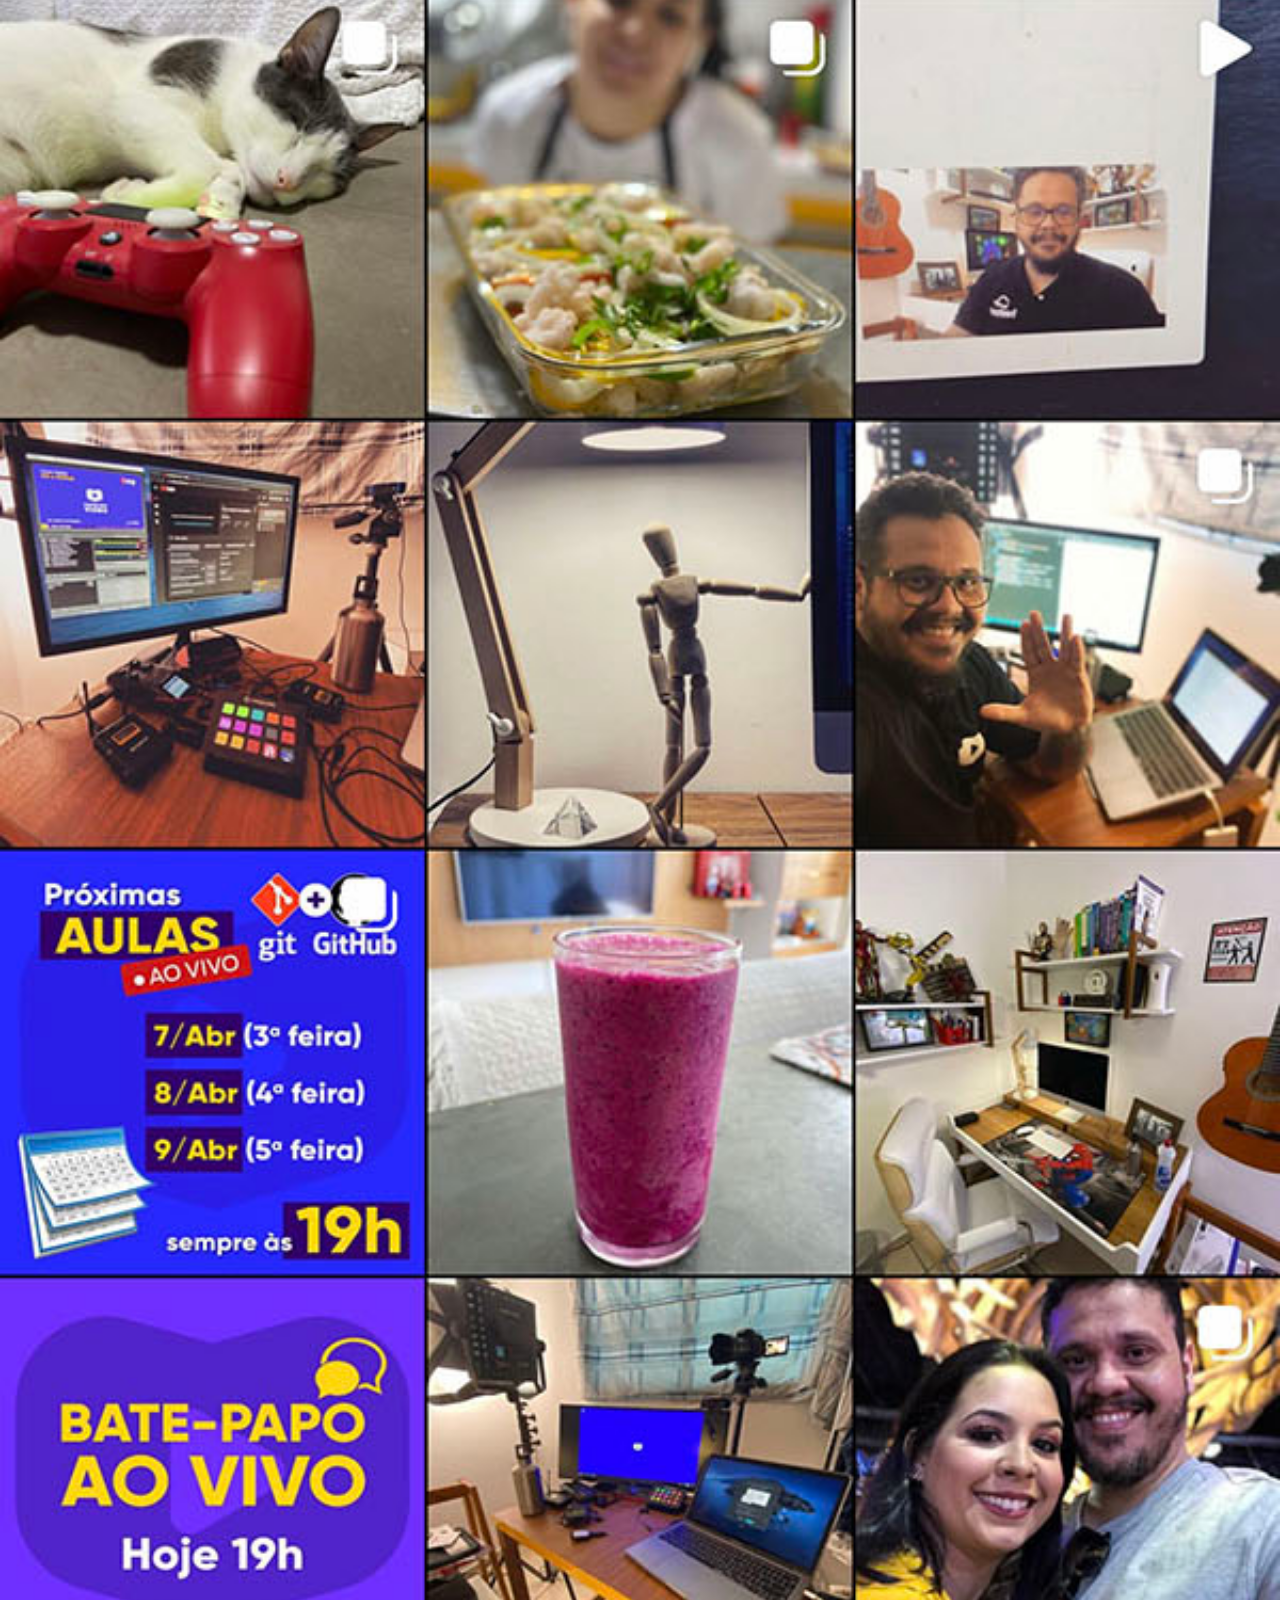
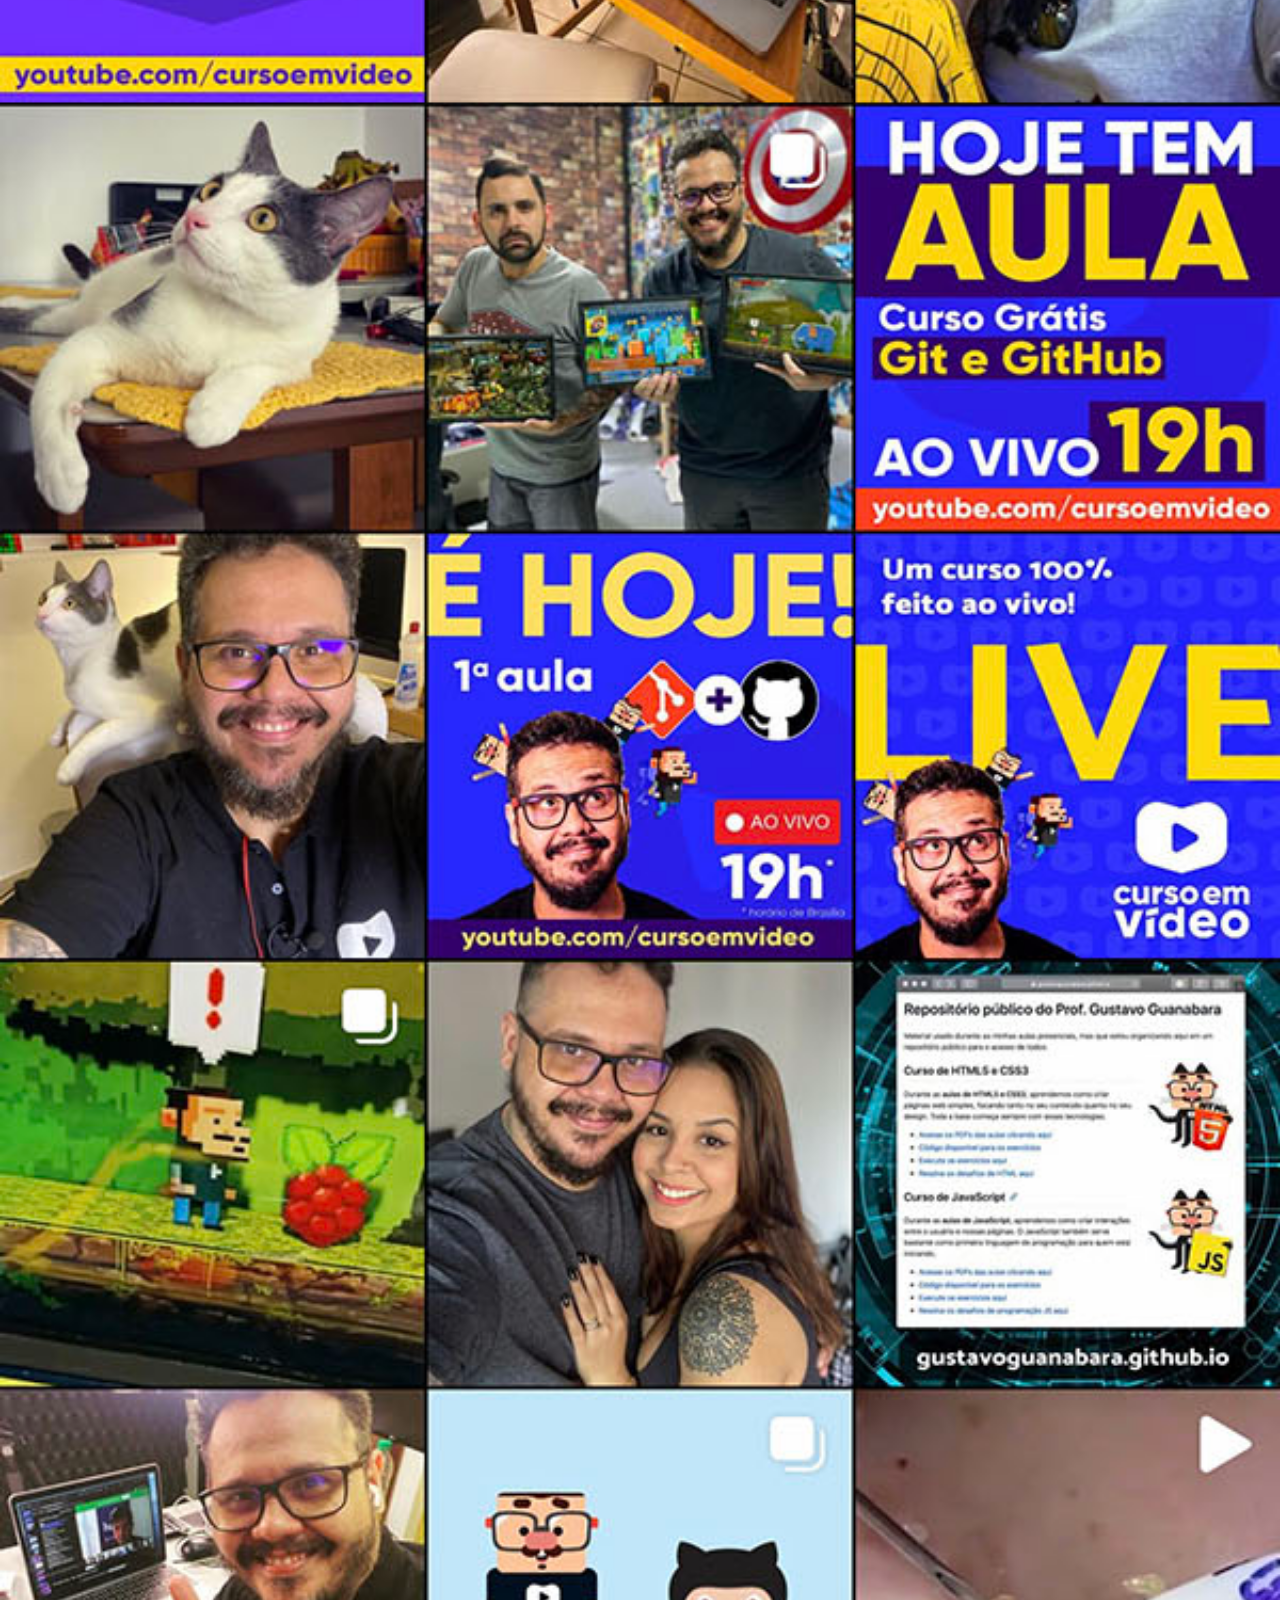
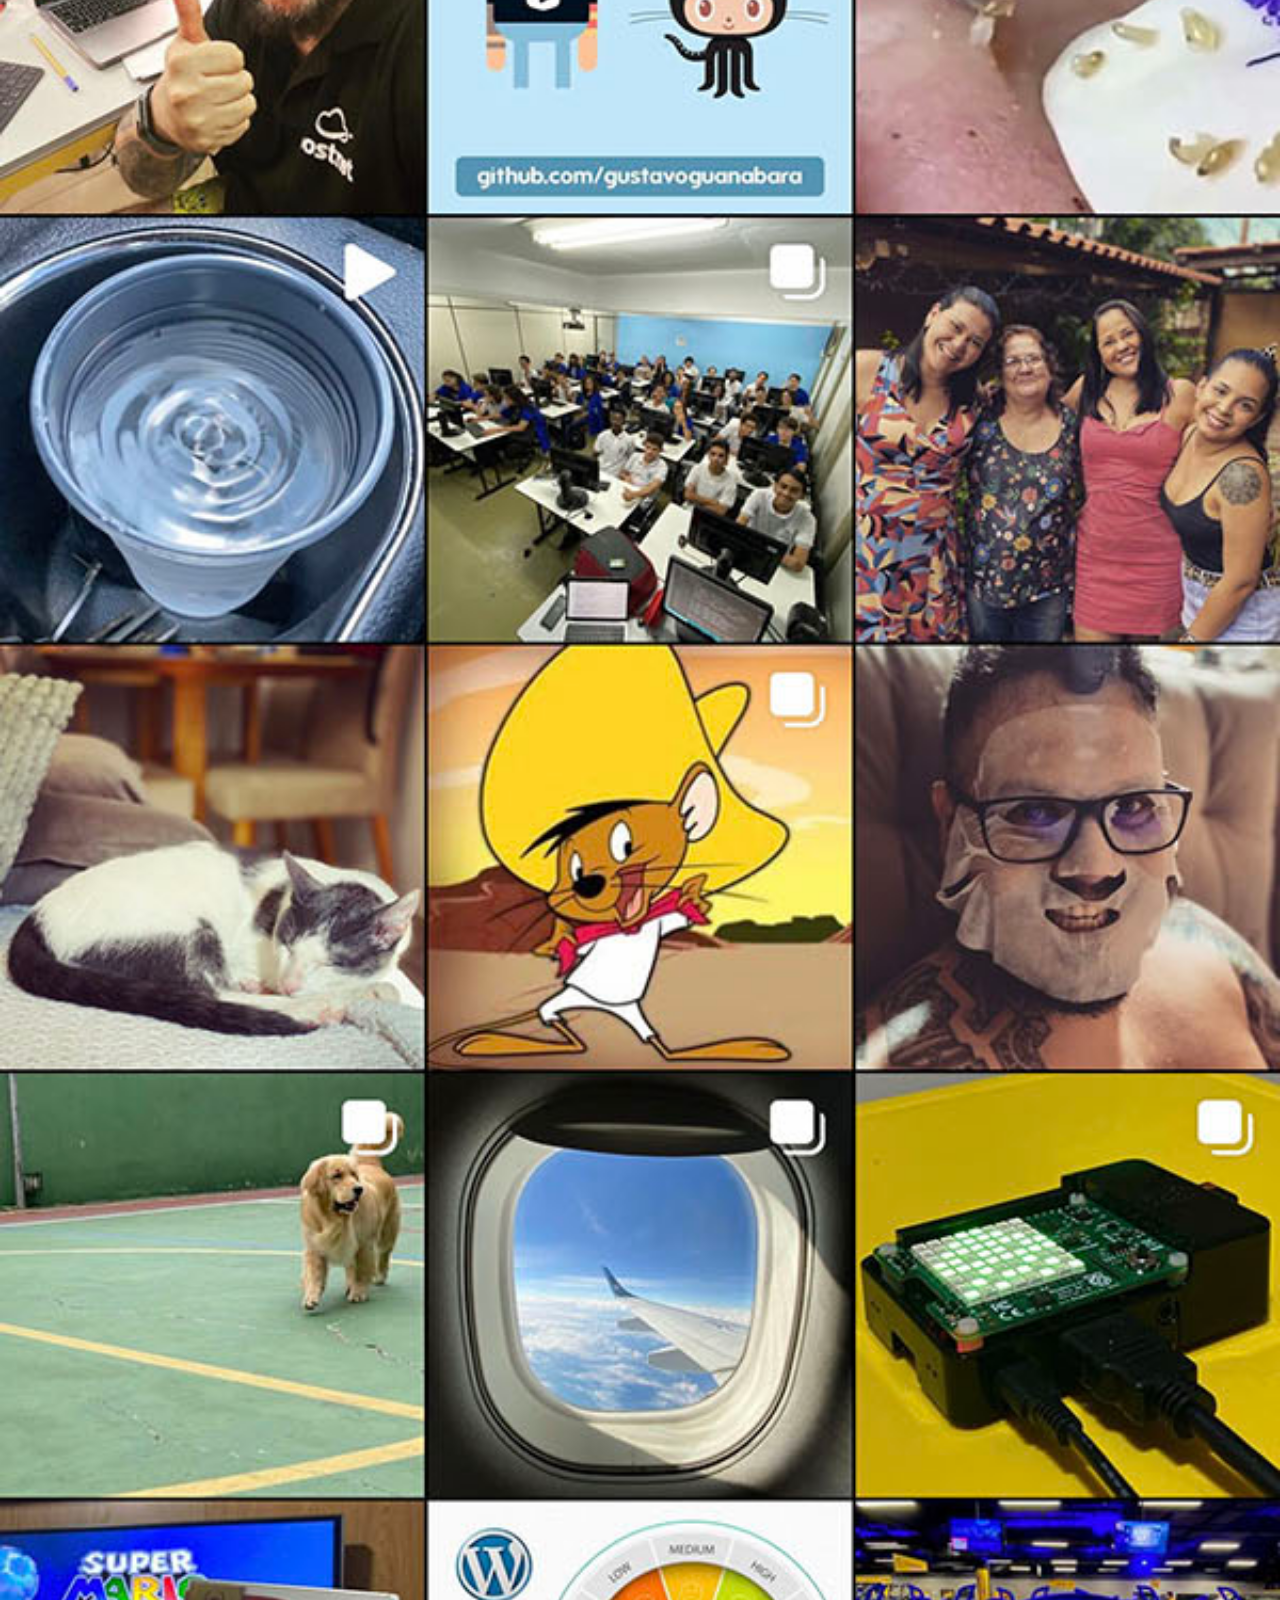
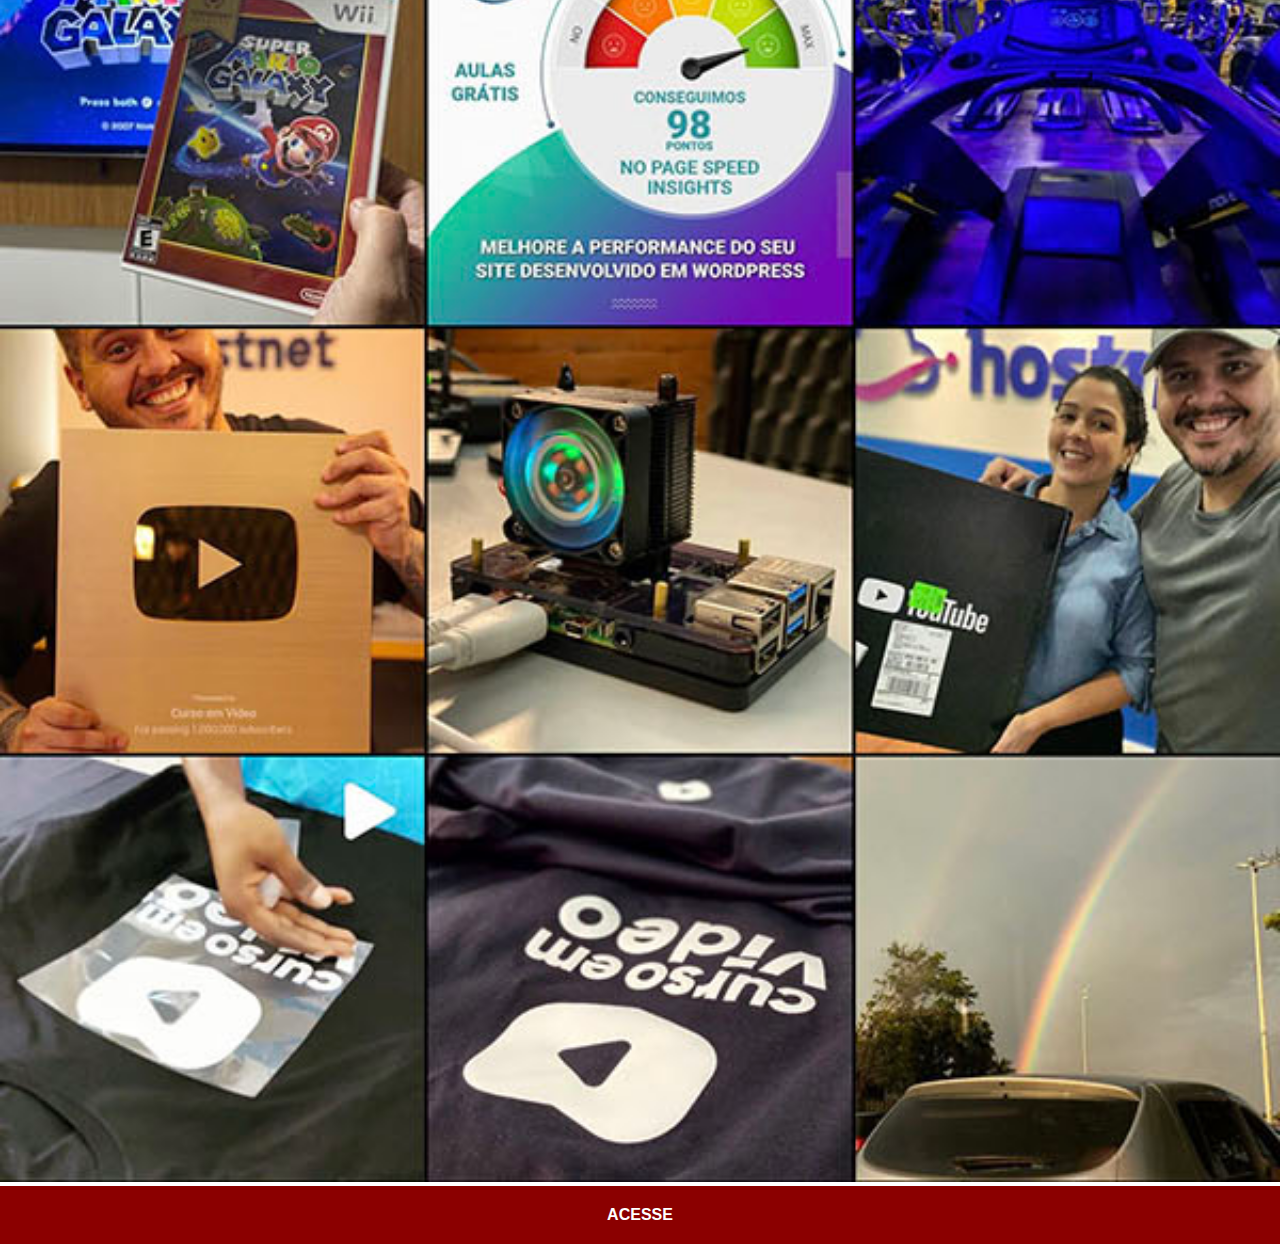
<file: instagram.html>
<!DOCTYPE html>
<html lang="pt-br">
<head>
    <meta charset="UTF-8">
    <meta name="viewport" content="width=device-width, initial-scale=1.0">
    <title>Instagram</title>
    <link rel="stylesheet" href="estilos/social.css">
</head>
<body>
    <img src="pacote-d013/imagens/tela-instagram.jpg" alt="Instagram">
    <a href="https://www.instagram.com/gustavoguanabara/" target="_blank">ACESSE</a>
</body>
</html>
</file>
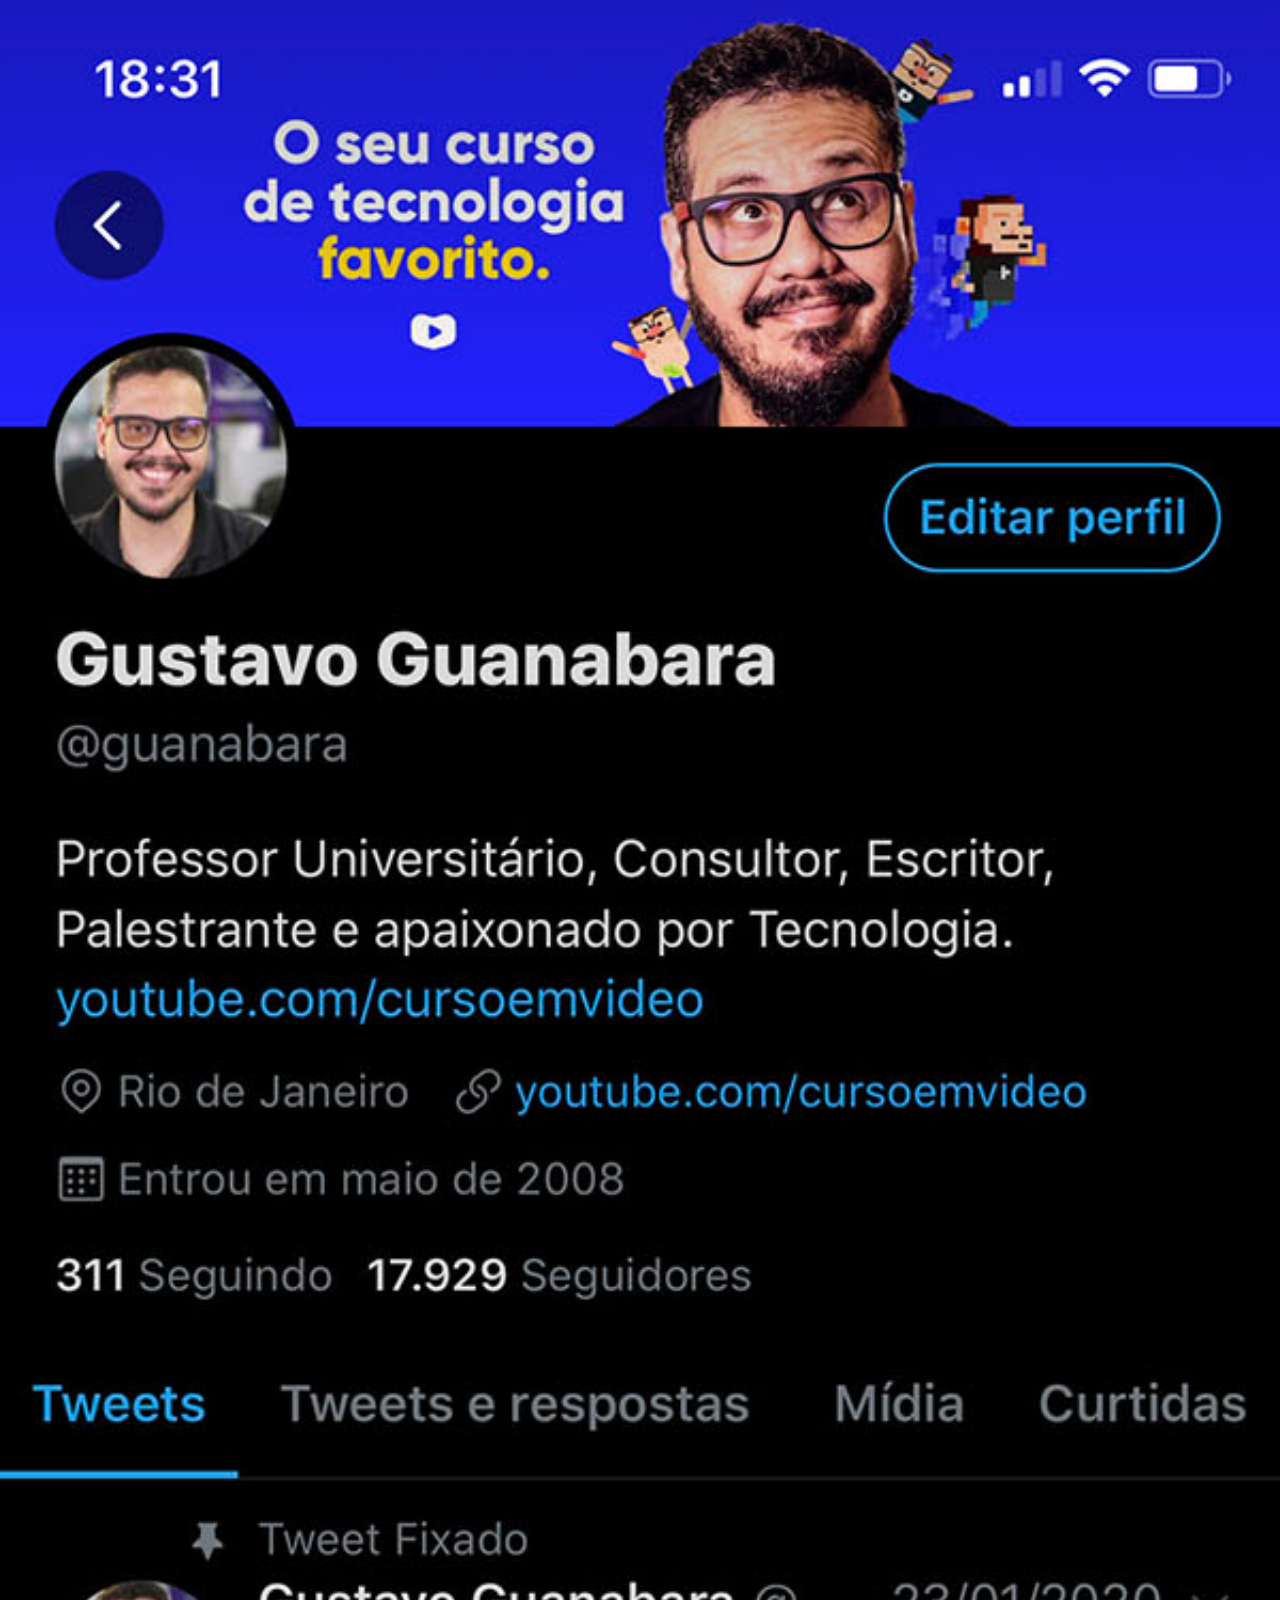
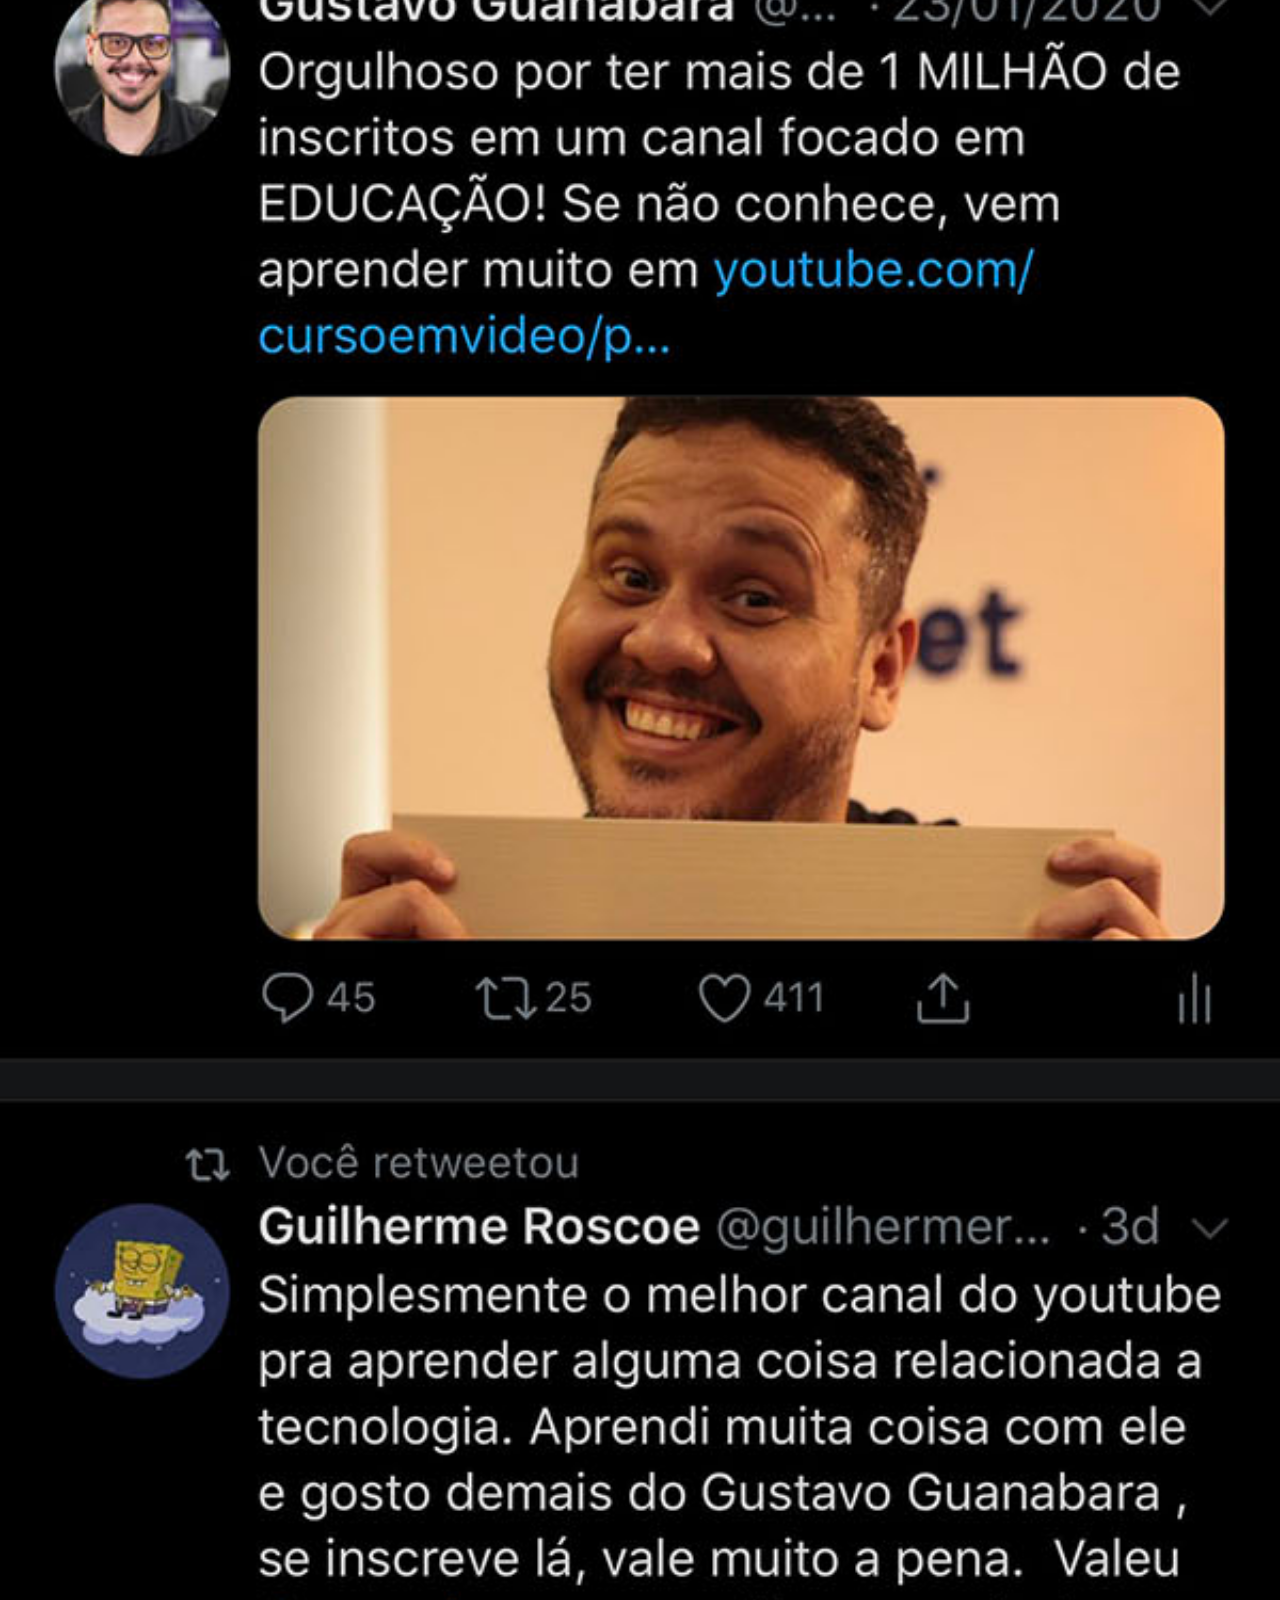
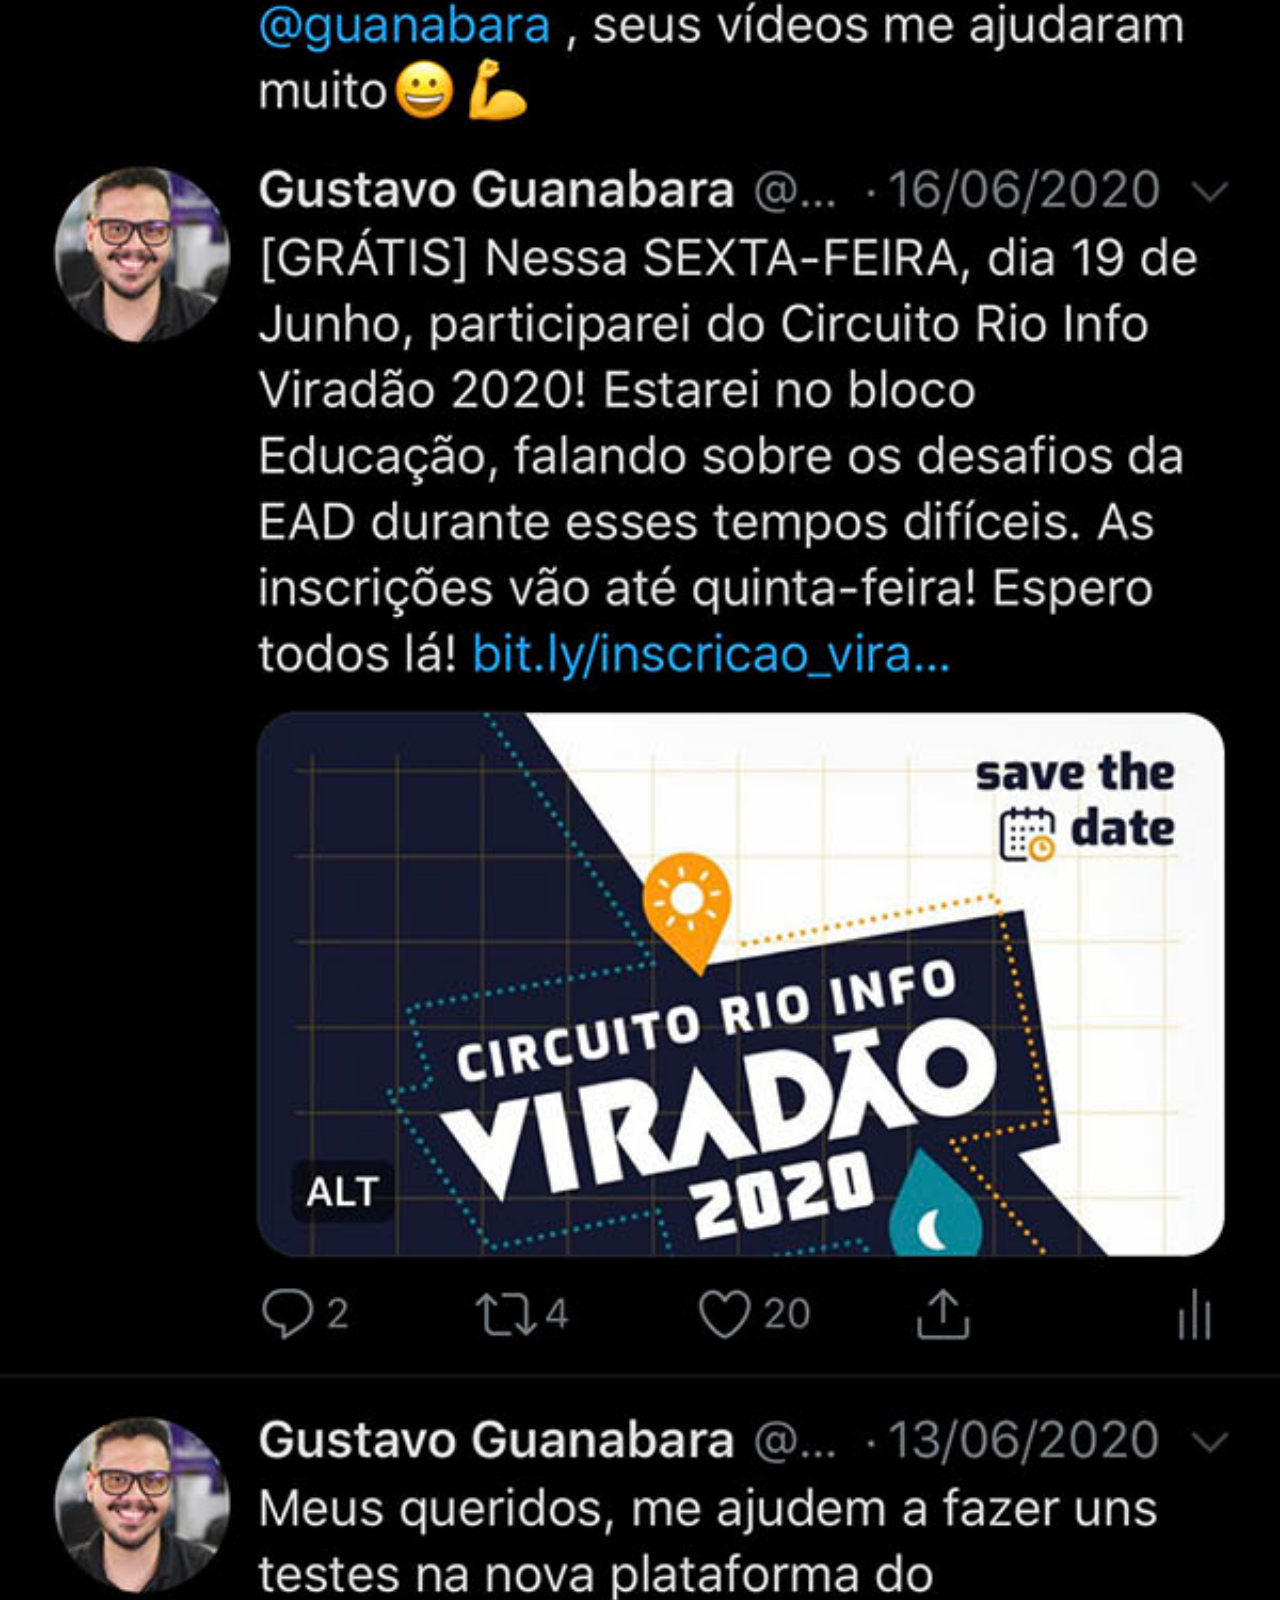
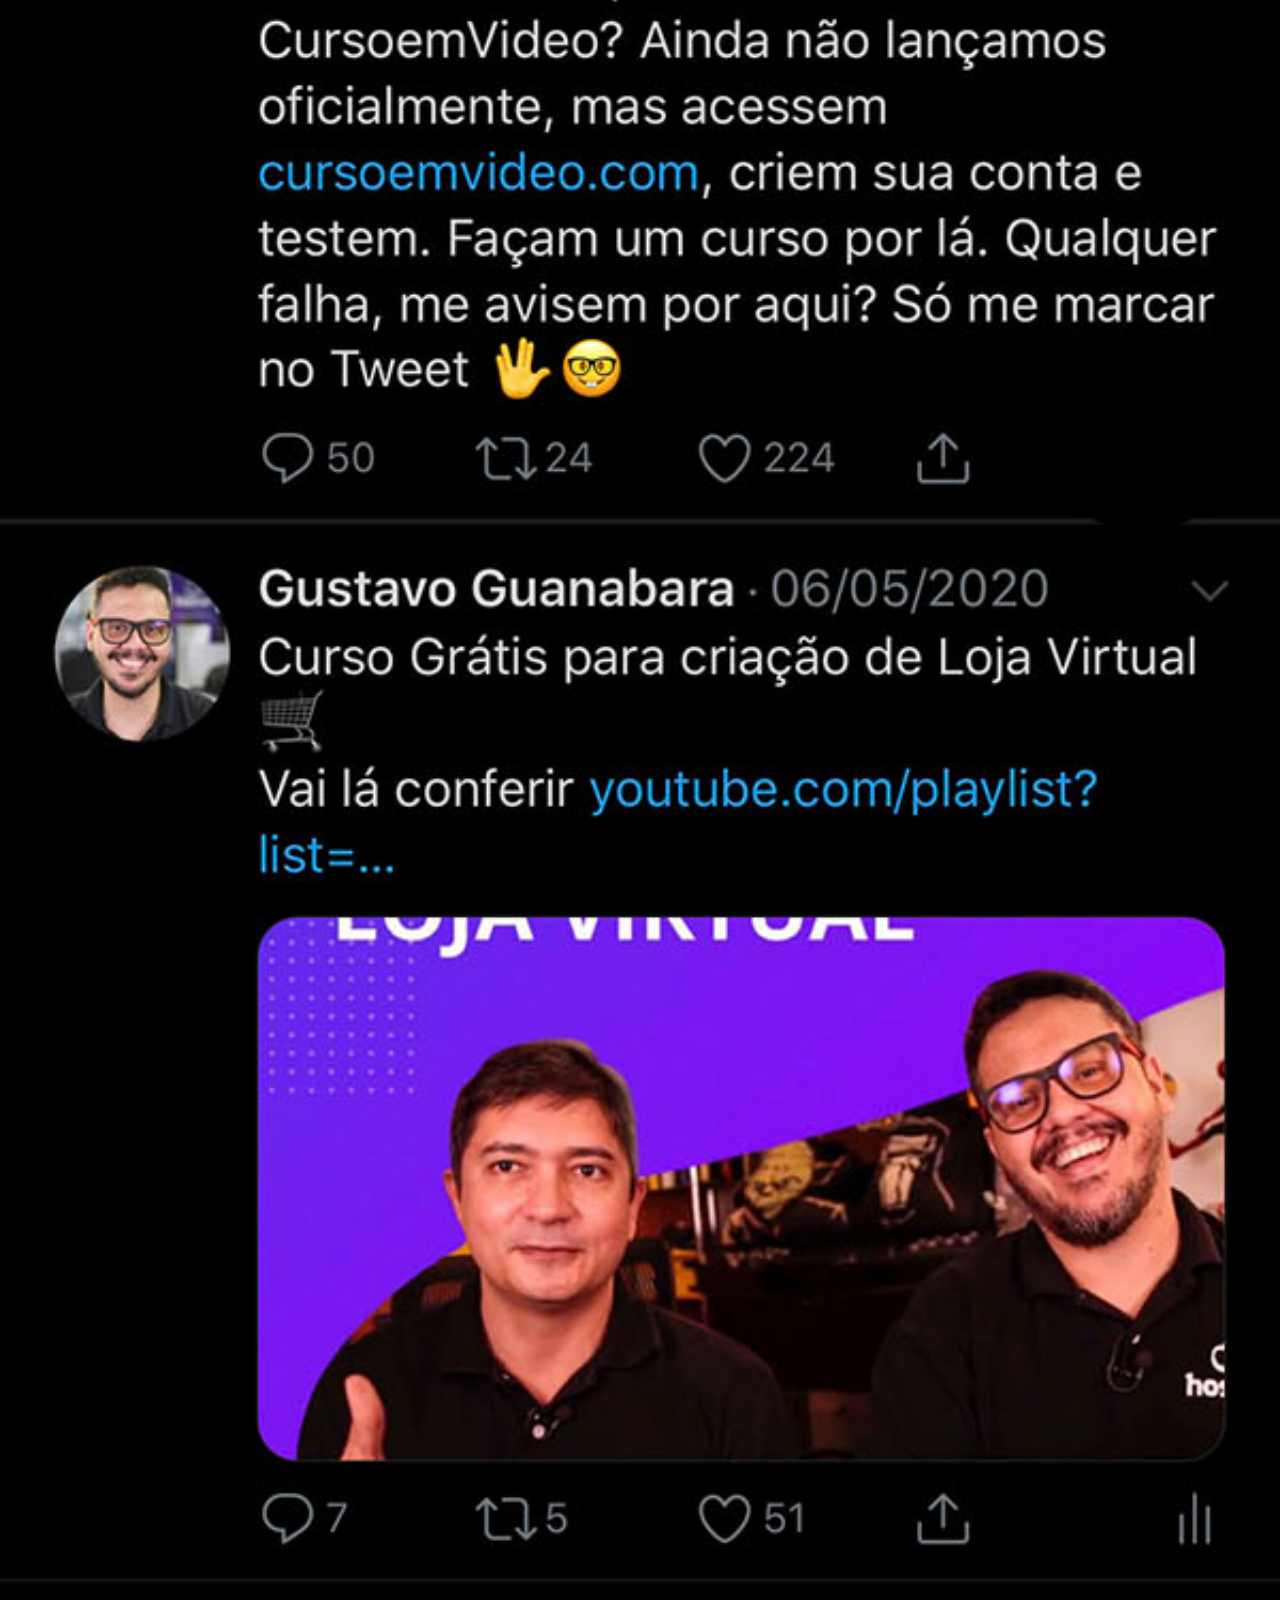
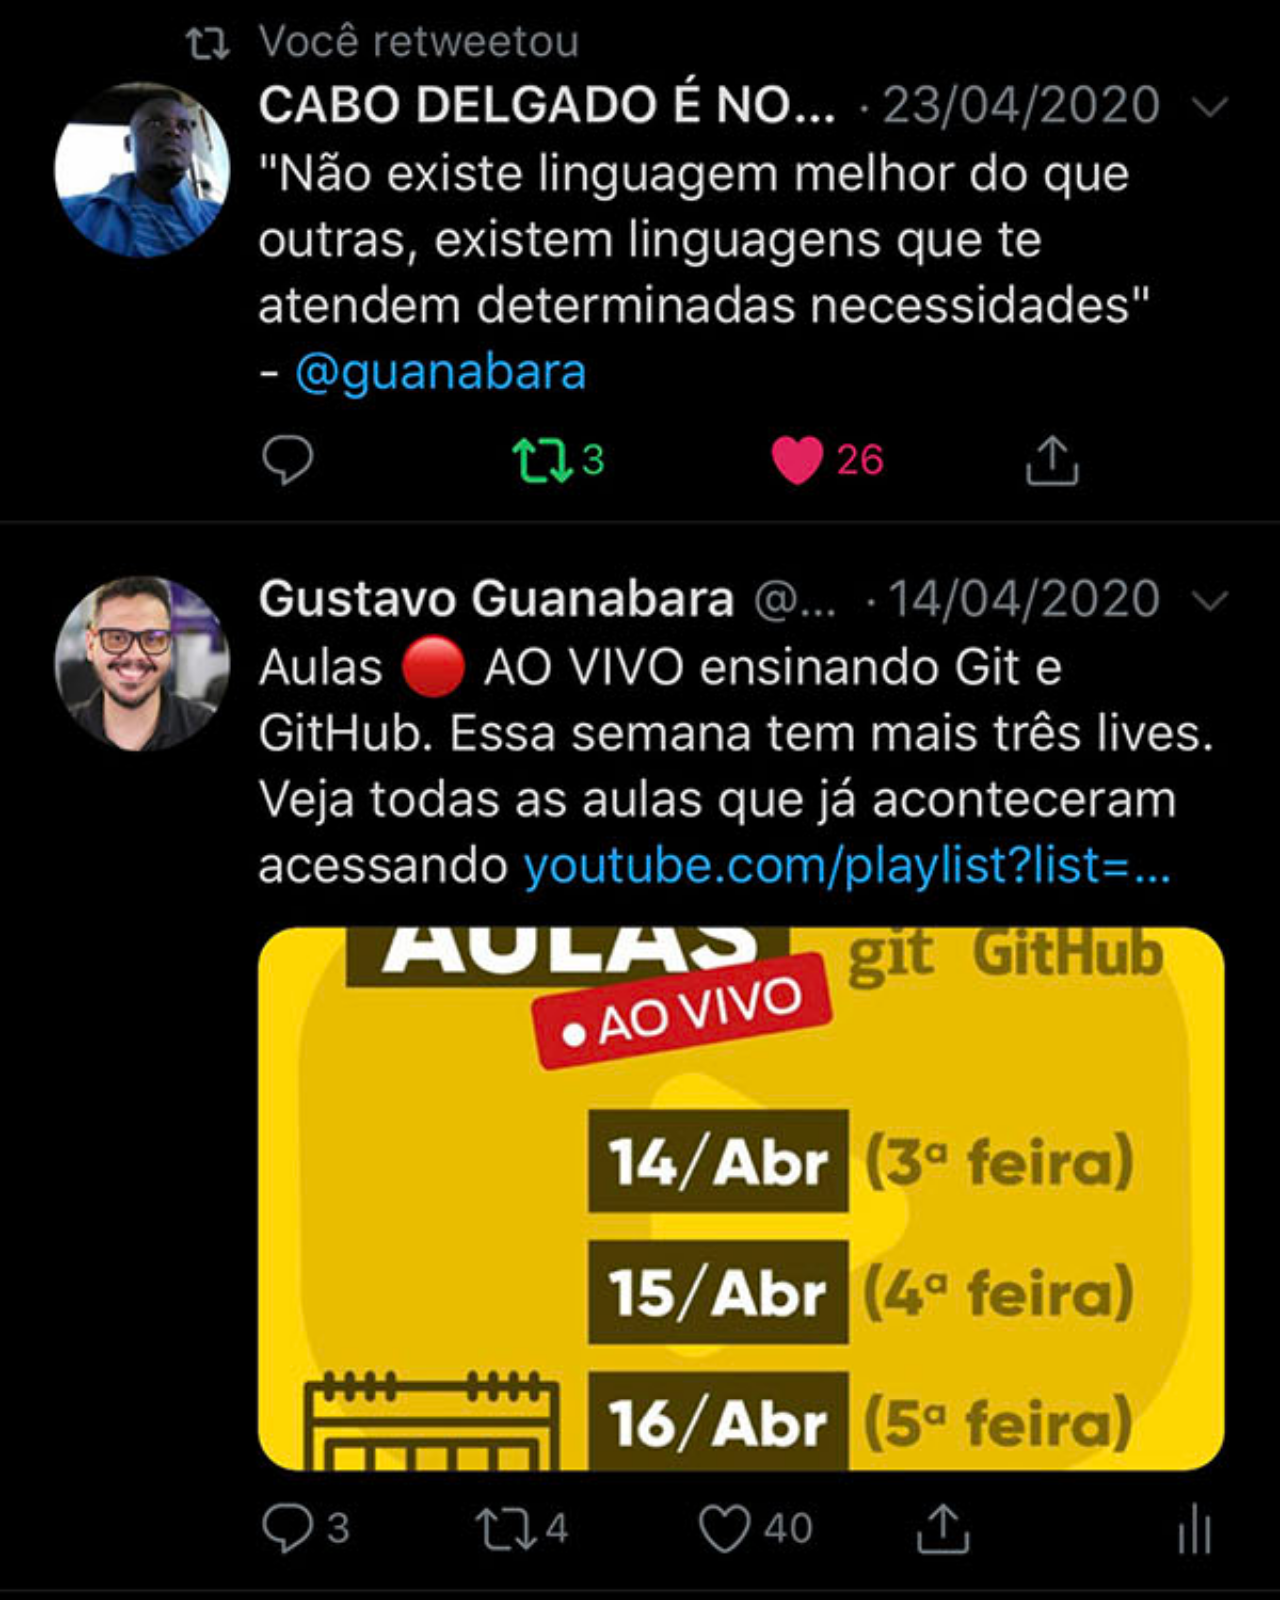
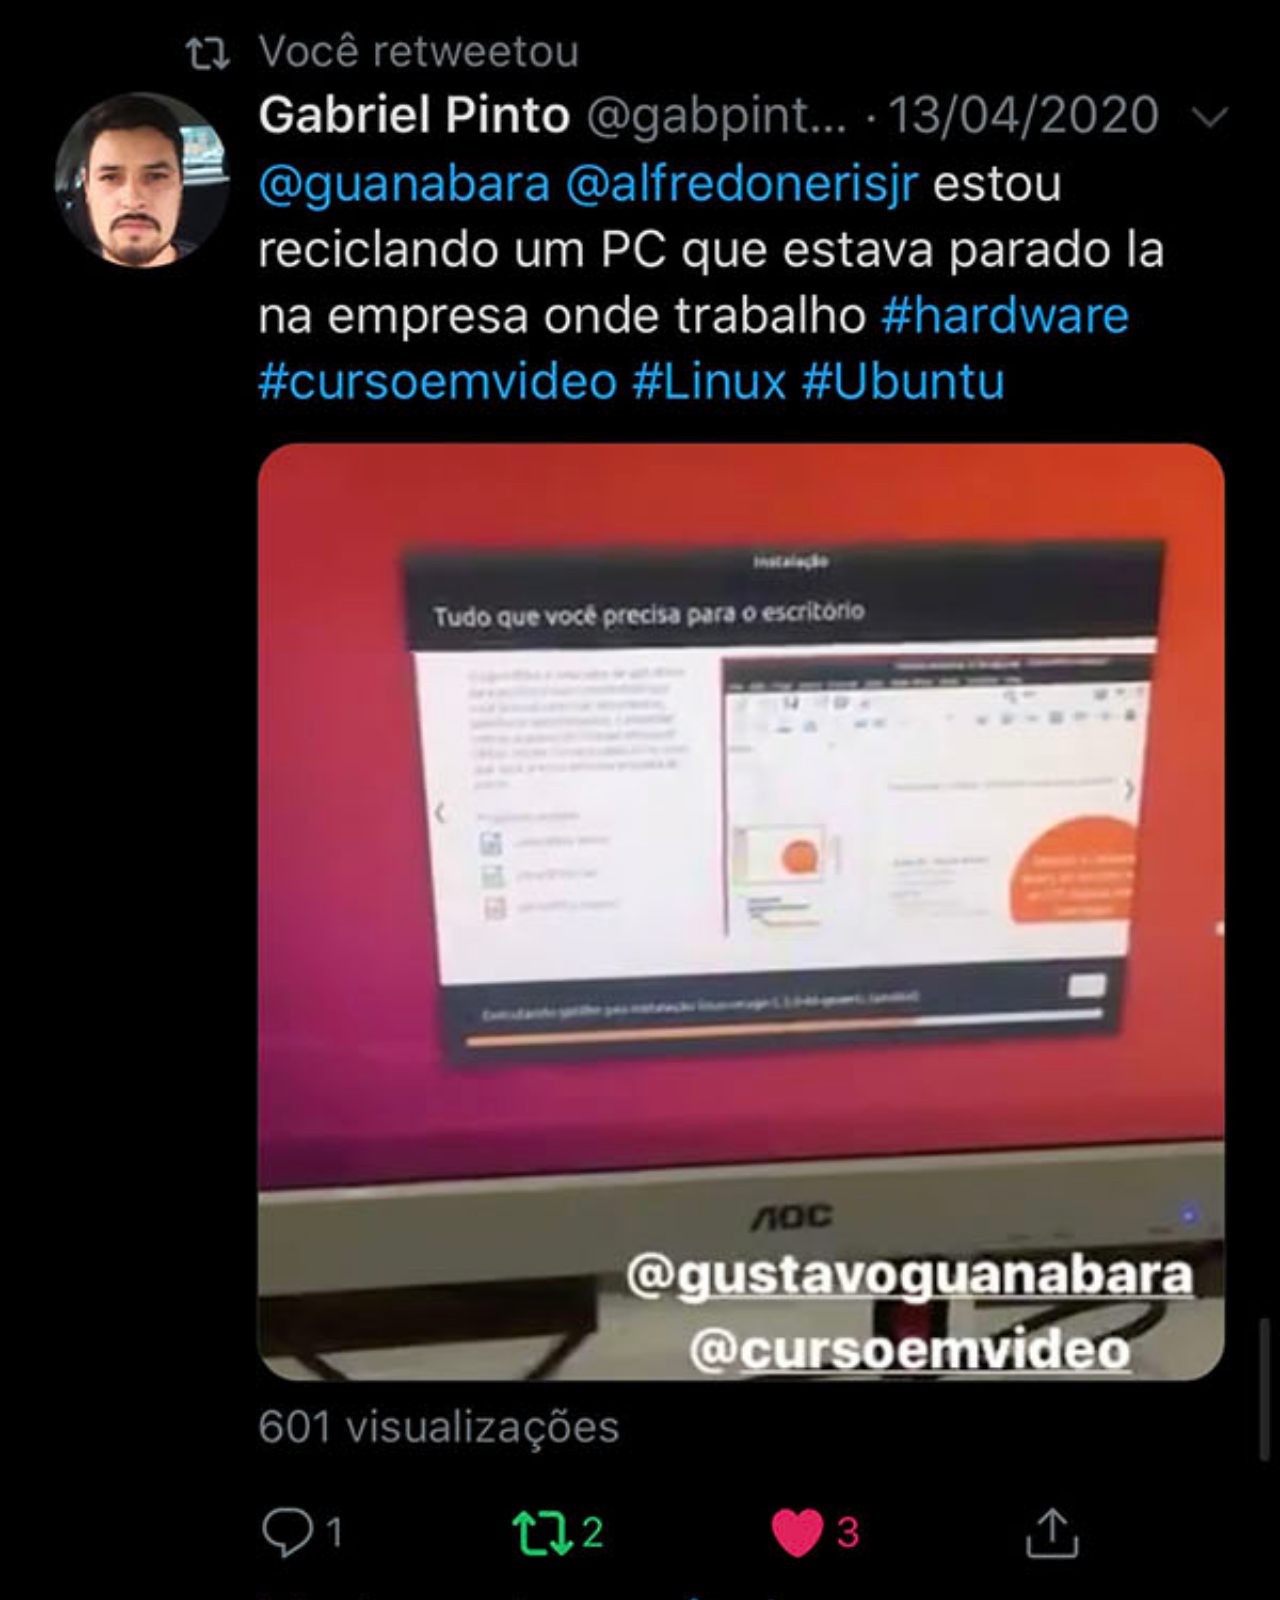
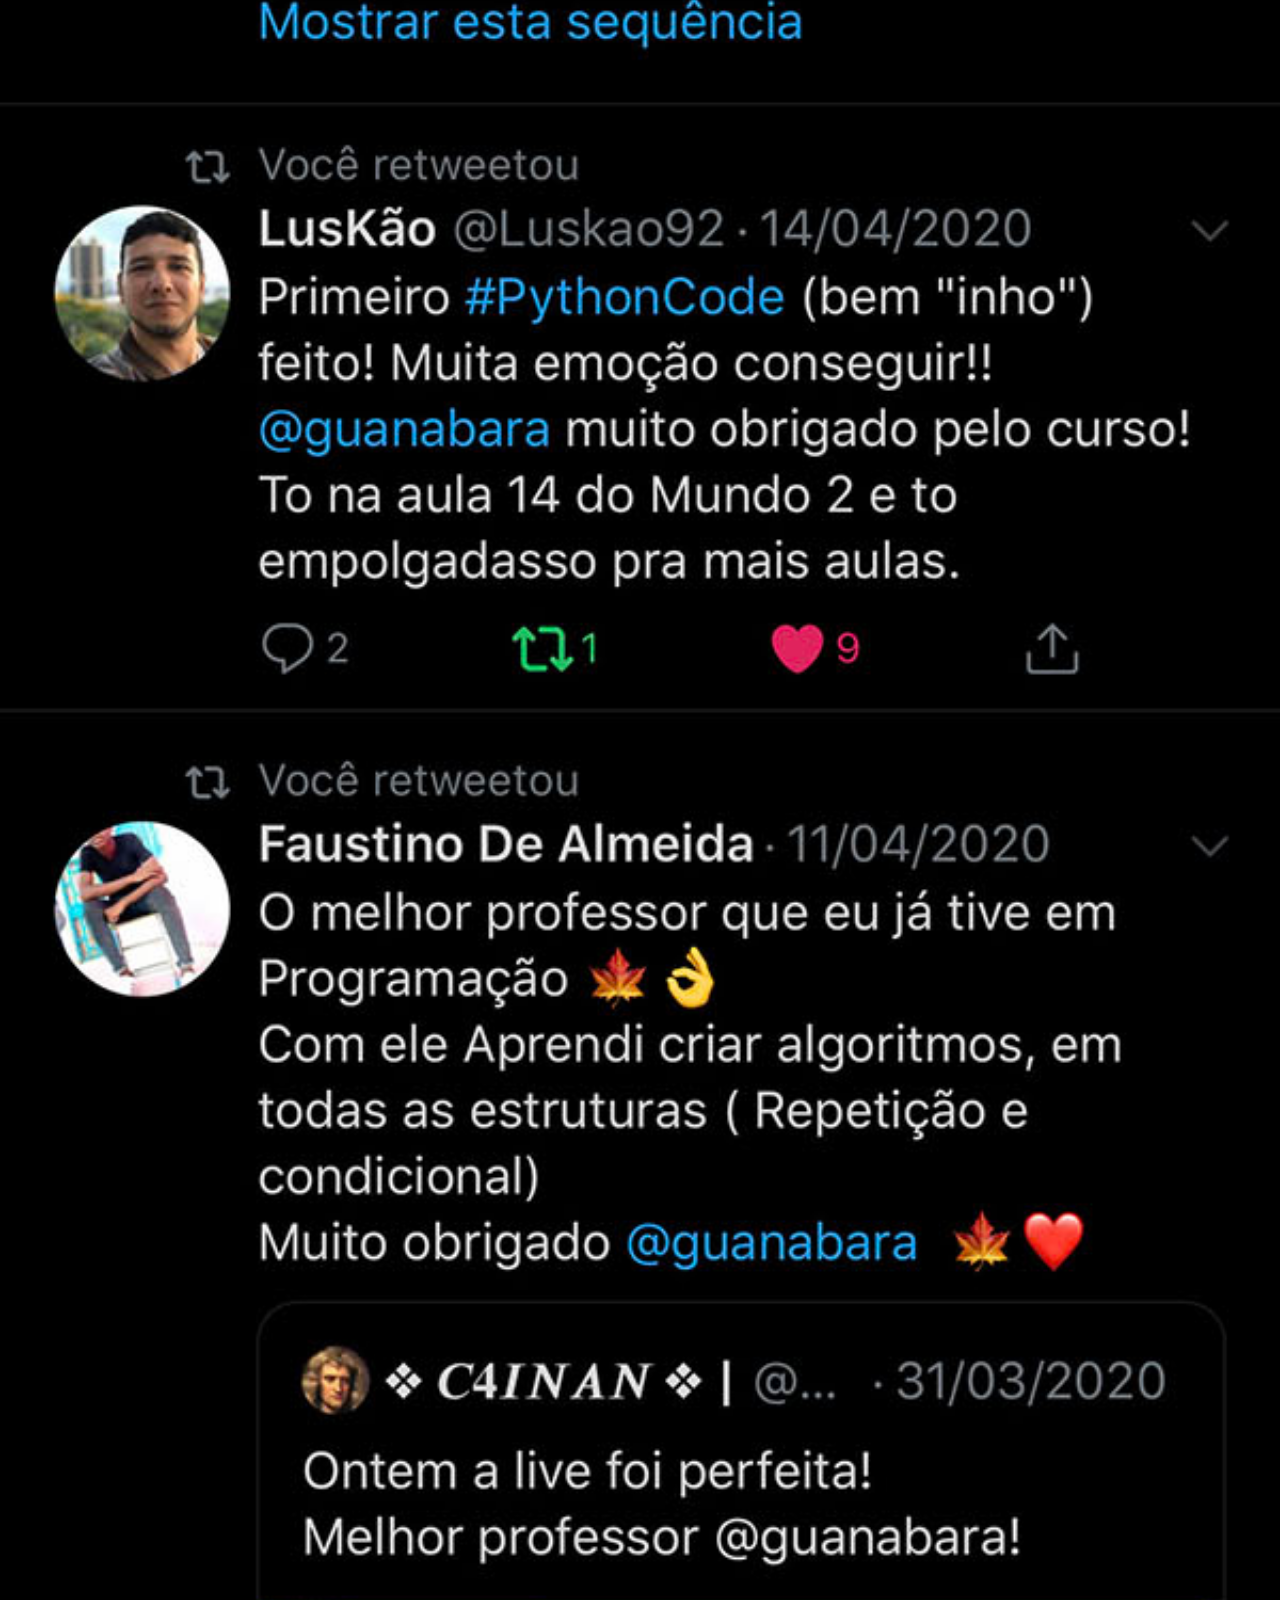
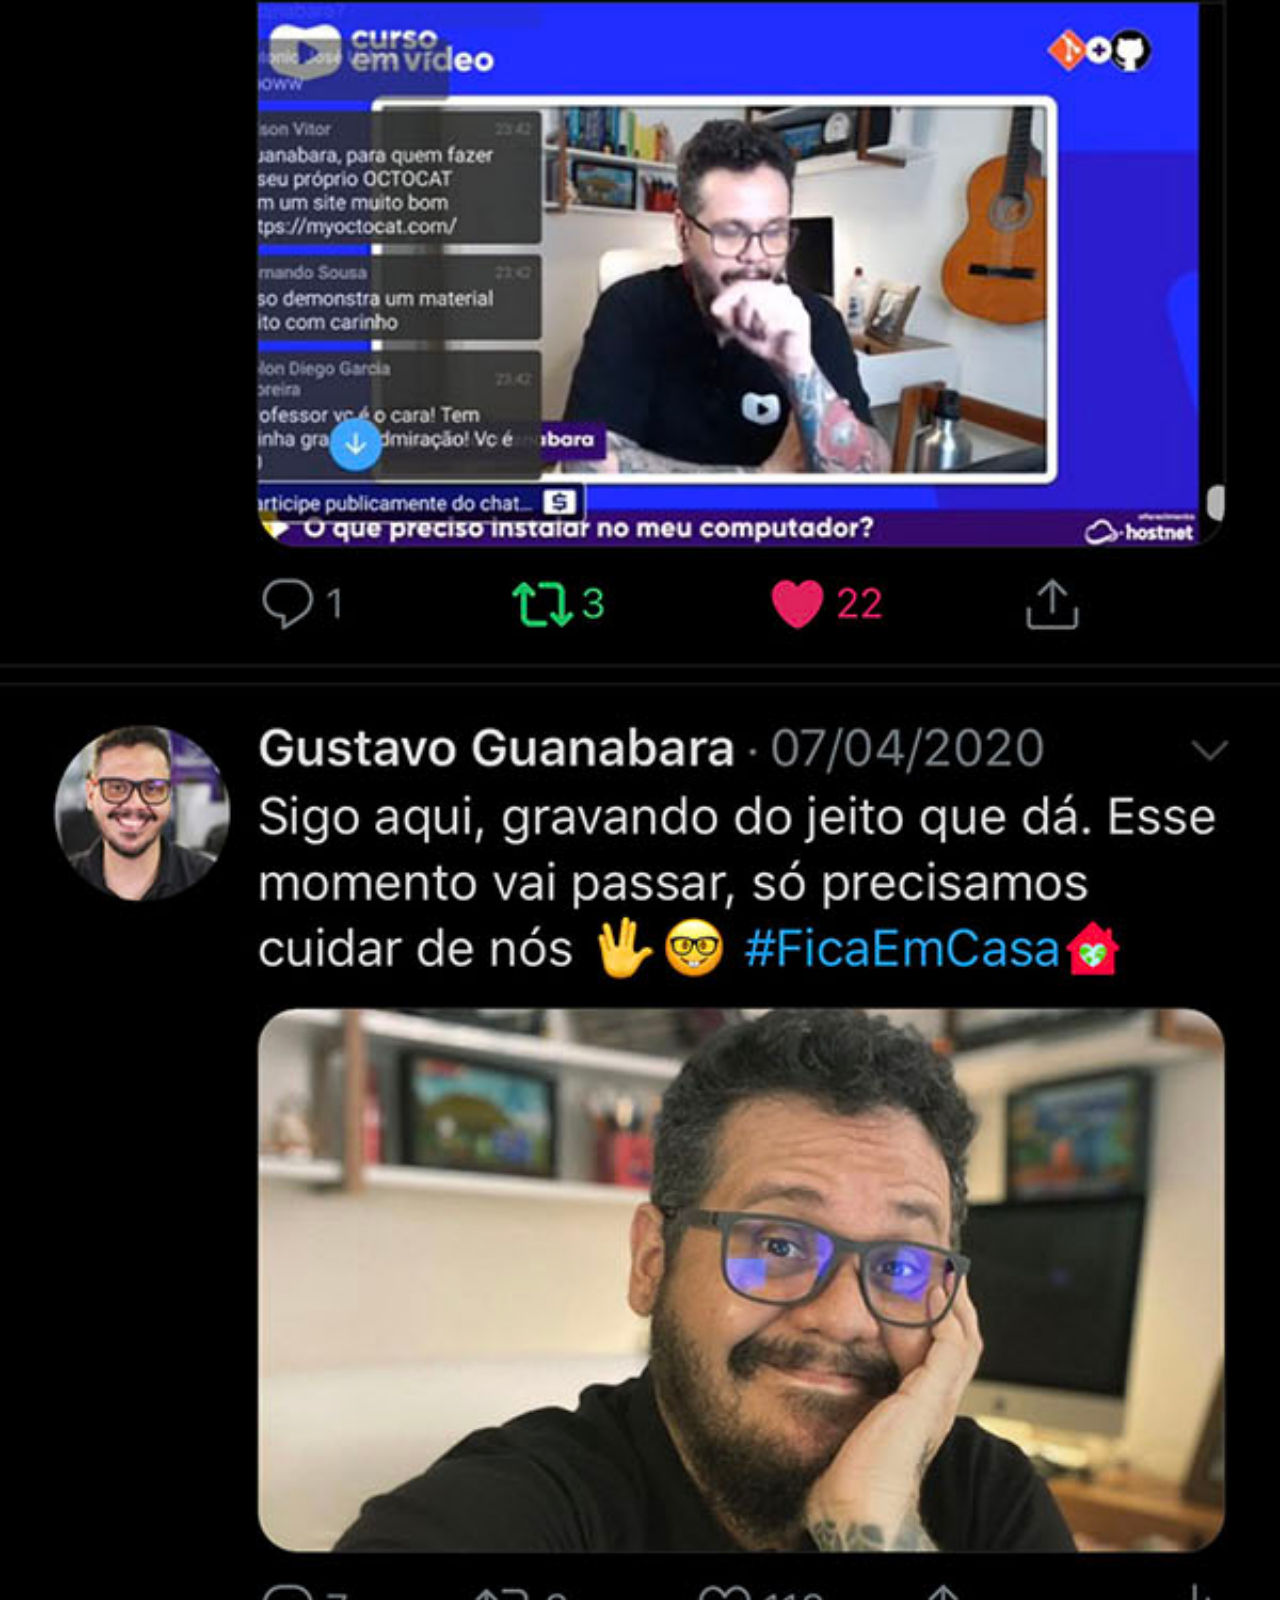
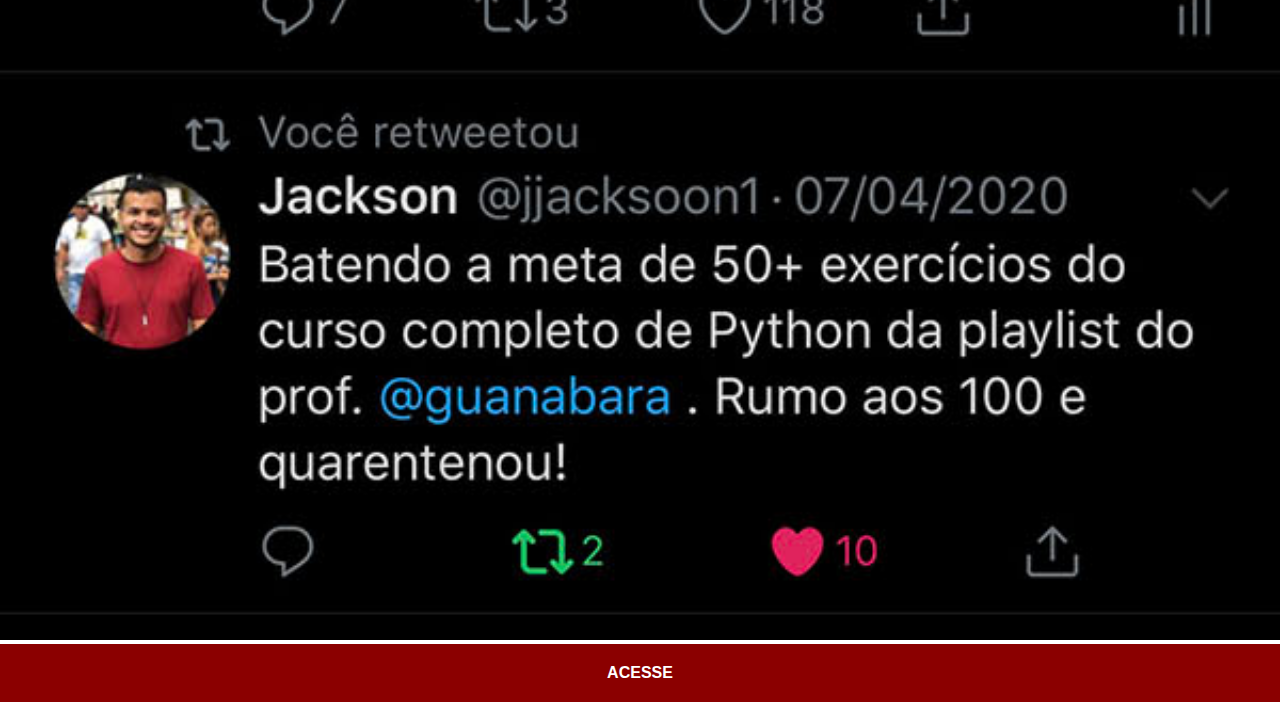
<file: twitter.html>
<!DOCTYPE html>
<html lang="pt-br">
<head>
    <meta charset="UTF-8">
    <meta name="viewport" content="width=device-width, initial-scale=1.0">
    <title>Twitter</title>
    <link rel="stylesheet" href="estilos/social.css">
</head>
<body>
    <img src="pacote-d013/imagens/tela-twitter.jpg" alt="Twitter">
    <a href="https://twitter.com/guanabara" target="_blank">ACESSE</a>
</body>
</html>
</file>
<file: estilos/style.css>
@charset "UTF-8";

* {
    margin: 0px;
    padding: 0px;
    font-family: Arial, Helvetica, sans-serif;
}

html, body {
    height: 100vh;
    width: 100vw;
    background-color: black;
}

body {
    background: url(../pacote-d013/imagens/fundo-madeira.jpg) no-repeat top center;
    background-size: cover;
    background-attachment: fixed;
}

main {
    position: relative;
    height: 100vh; 
    
}

section#telefone {
    position: absolute;
    top: 50%;
    left: 50%;
    transform: translate(-50%, -50%);
    height: 627px;
    width: 311px;
    background: url(../pacote-d013/imagens/frame-iphone.png) no-repeat;
}

iframe#tela {
    position: relative;
    top: 80px;
    left: 22px;
    width: 267px;
    height: 471px;
}

section#redes-sociais {
    text-align: left;
}

section#redes-sociais img {
    width: 50px;
    margin: 10px;
    border-radius: 50%;
    box-shadow: 2px 2px 5px rgba(0, 0, 0, 0.400);
    box-sizing: border-box;
}

section#redes-sociais img:hover {
    border: 2px solid rgba(255, 255, 255, 0.641);
    transform: translate(-3px, -3px);
    box-shadow: 5px 5px 10px rgba(0, 0, 0, 0.662);
    transition: transform .3s, border 1s;
}
</file>
<file: estilos/social.css>
@charset "UTF-8";

* {
    margin: 0px;
    padding: 0px;
    font-family: Arial, Helvetica, sans-serif;
}

::-webkit-scrollbar {
    width: 0;
    height: 0;
}

img {
    width: 100vw;
}

a {
 display: block; 
 background-color: darkred;  
 color: white;
 padding: 20px;
 text-align: center;
 font-weight: bolder;
 text-decoration: none;
}

a:hover {
    background-color: red;
}
</file>
